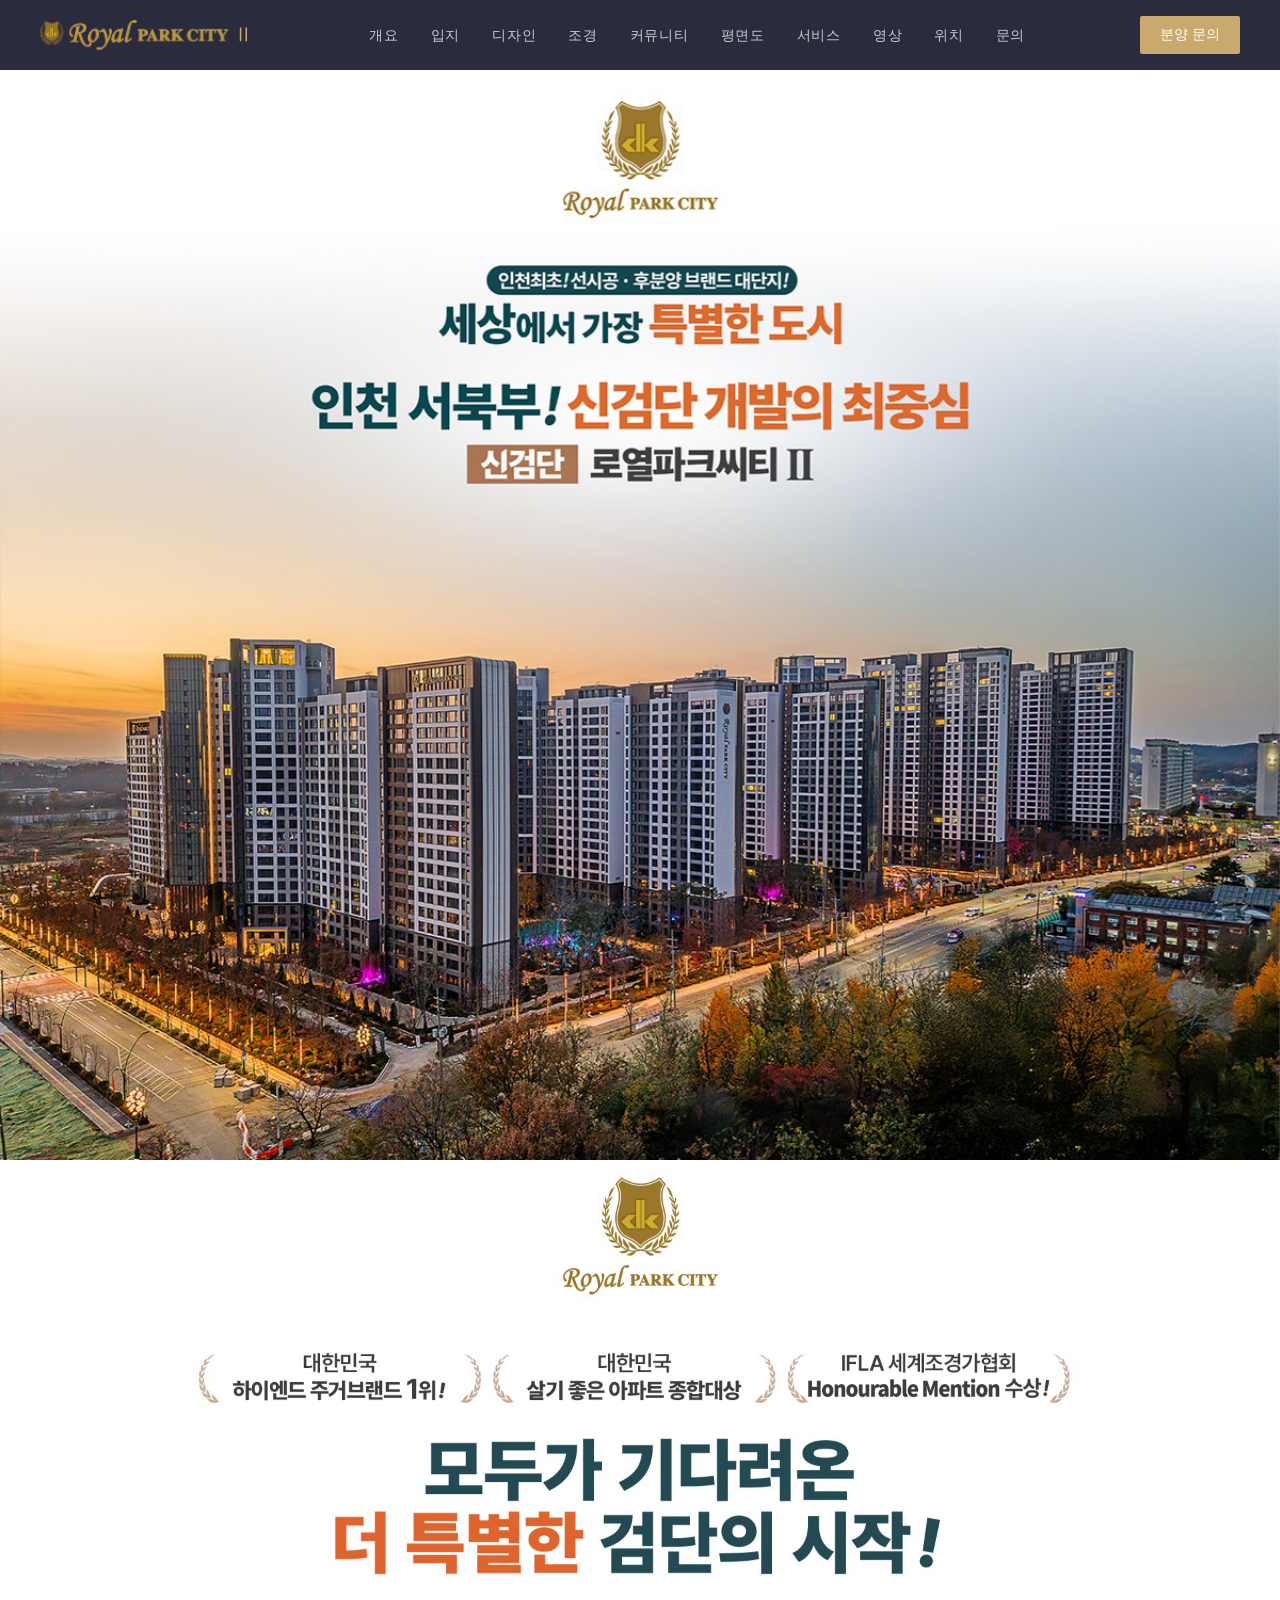
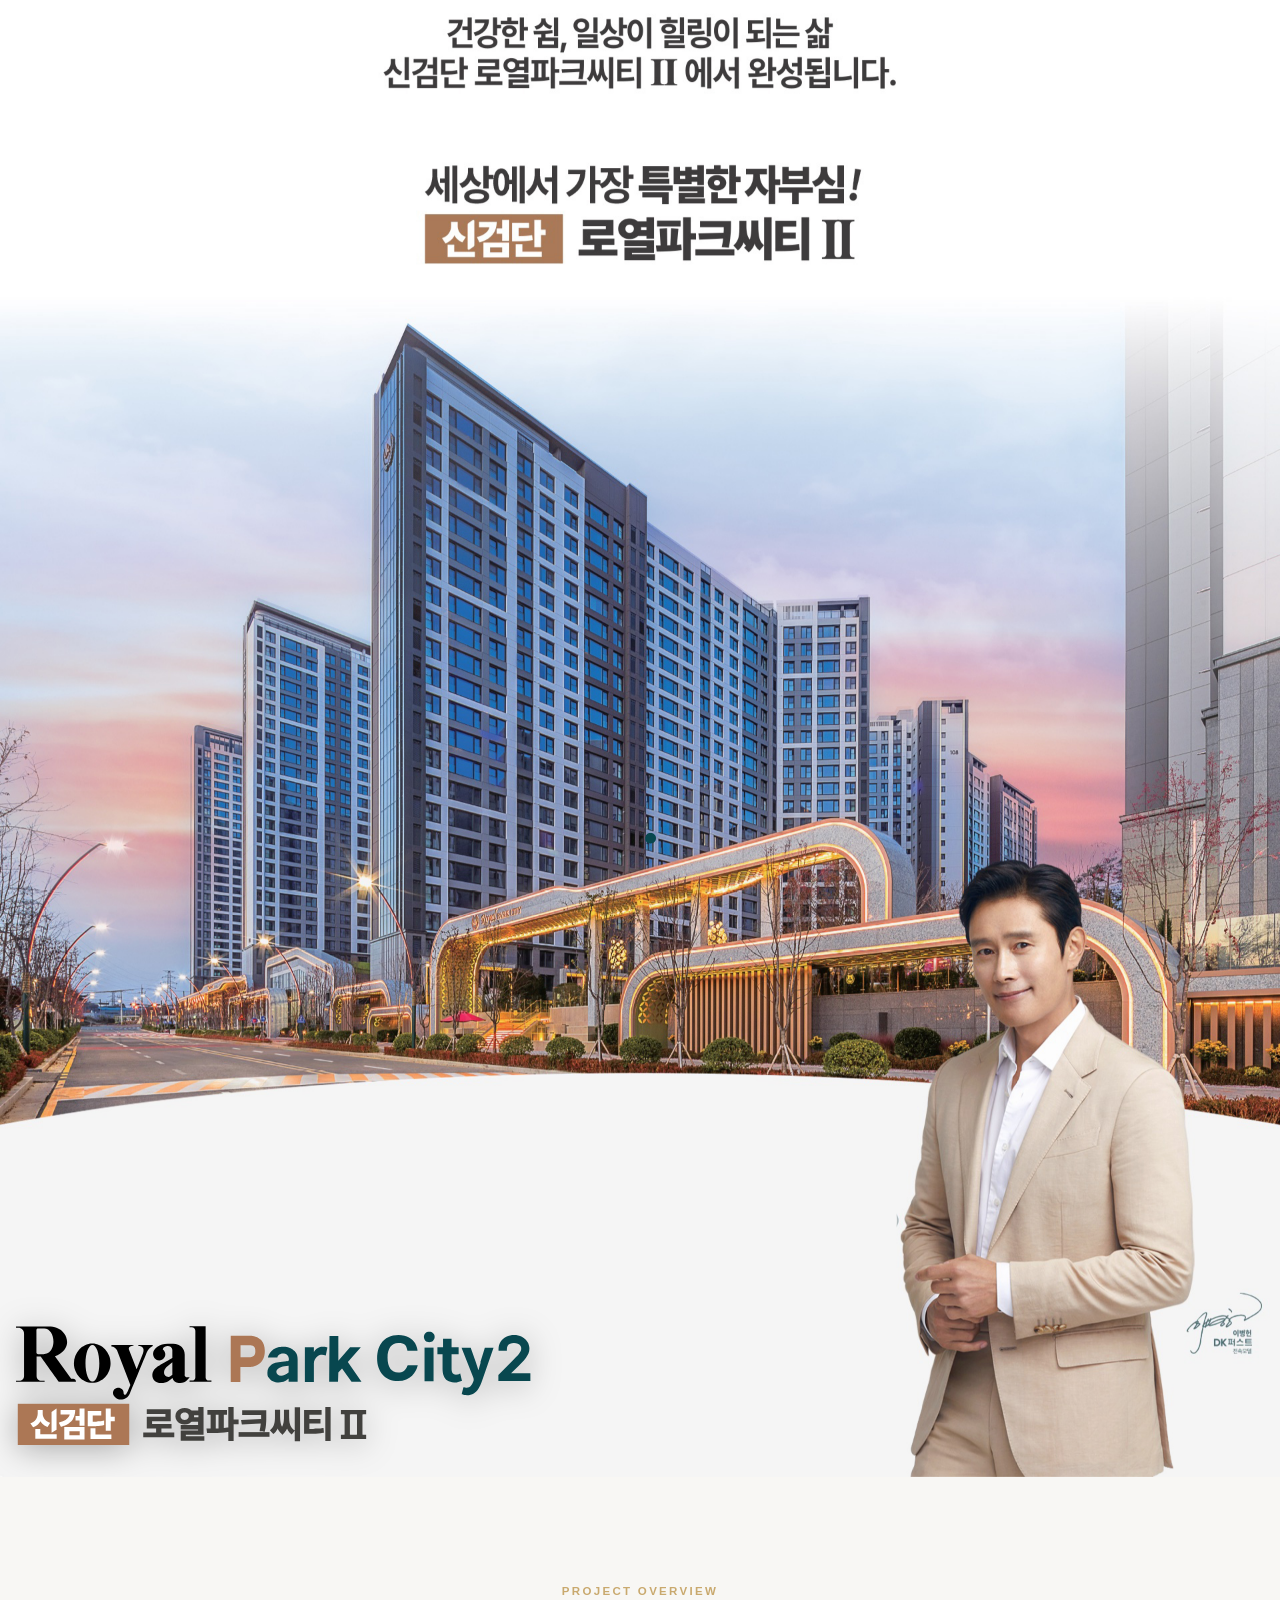
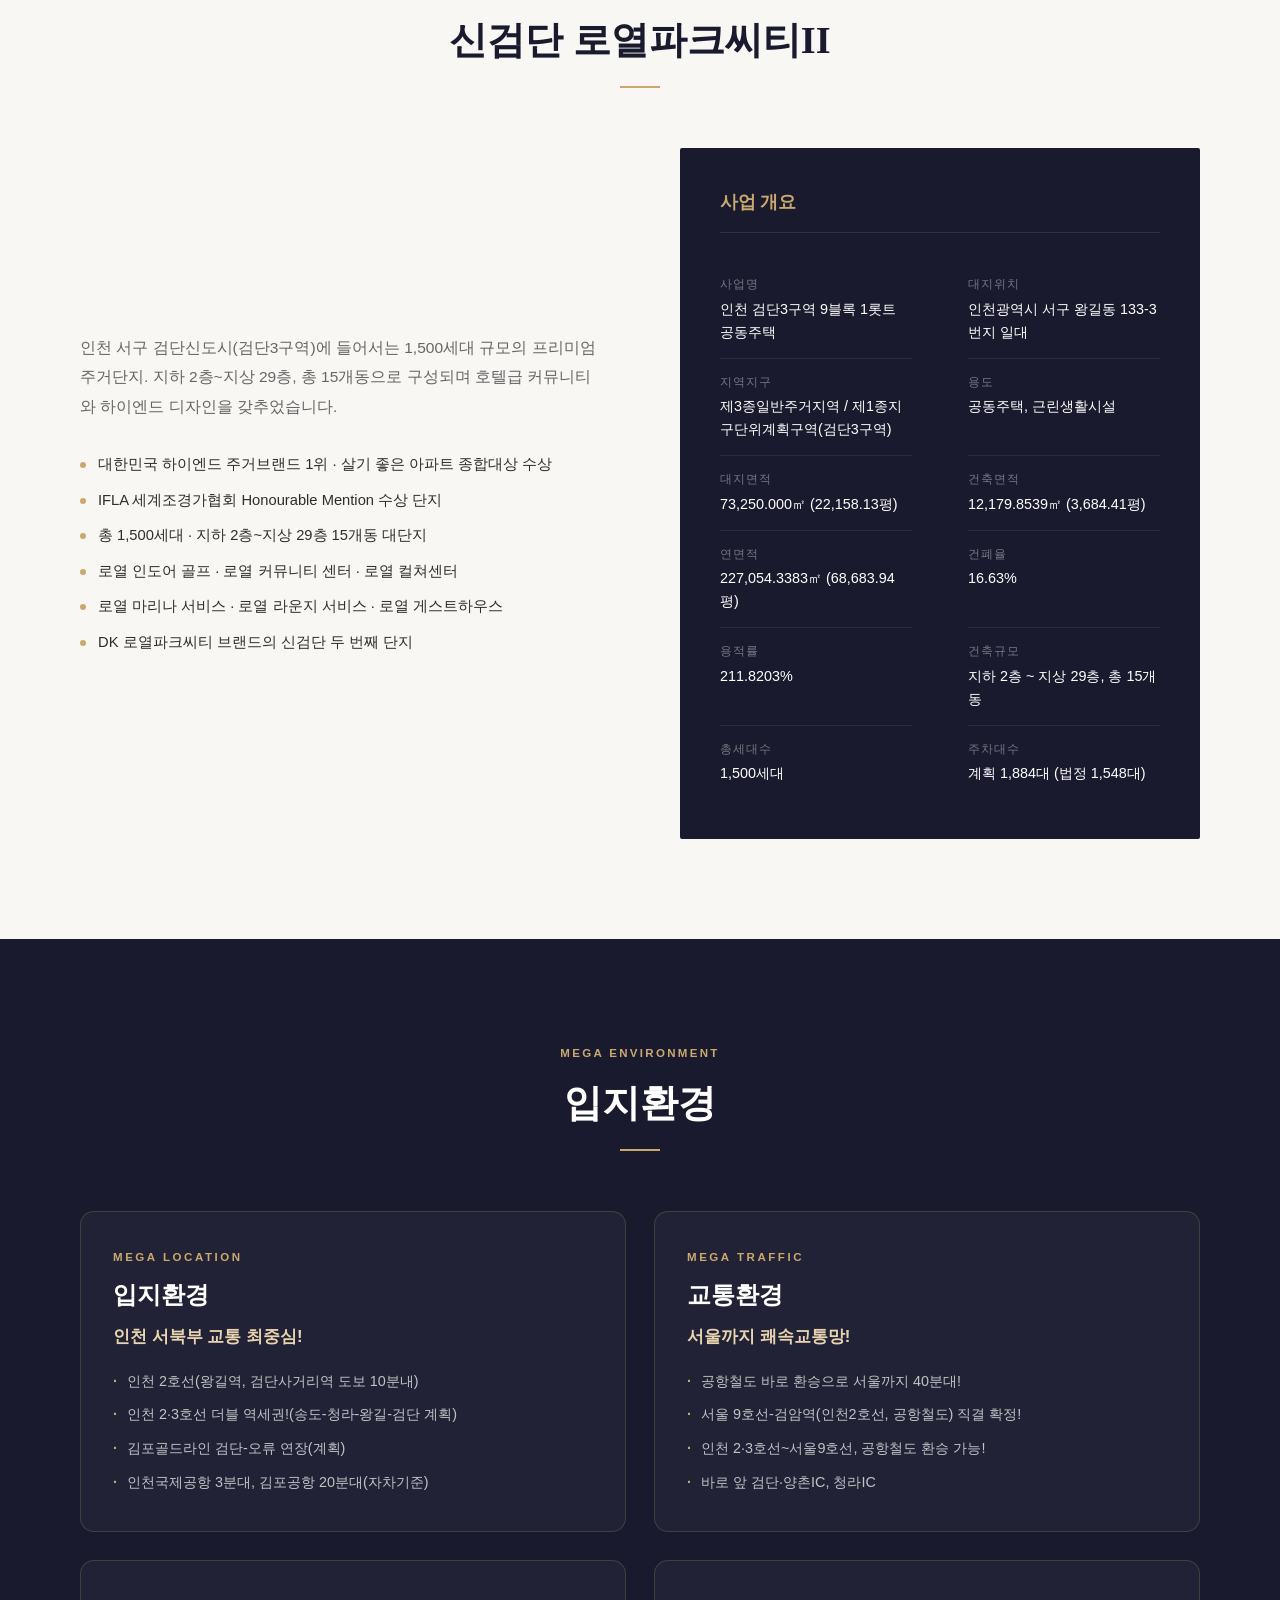
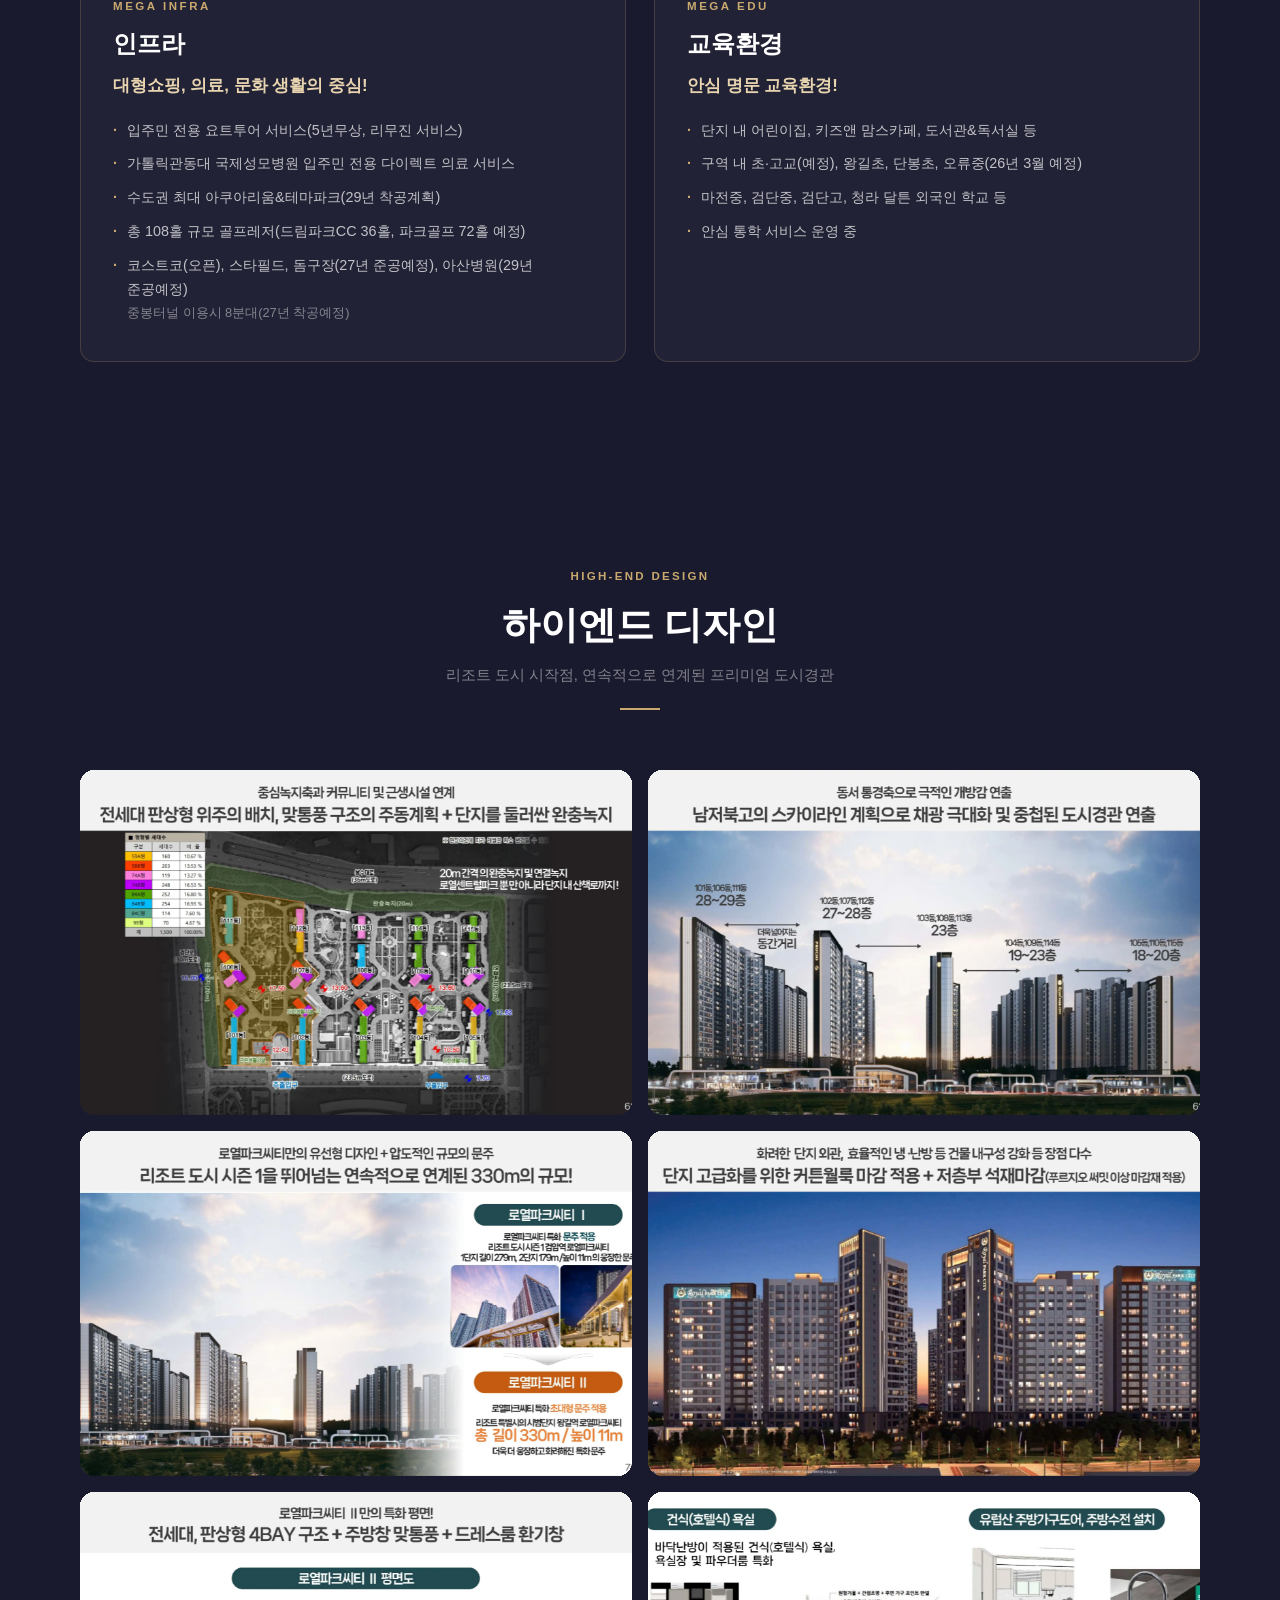
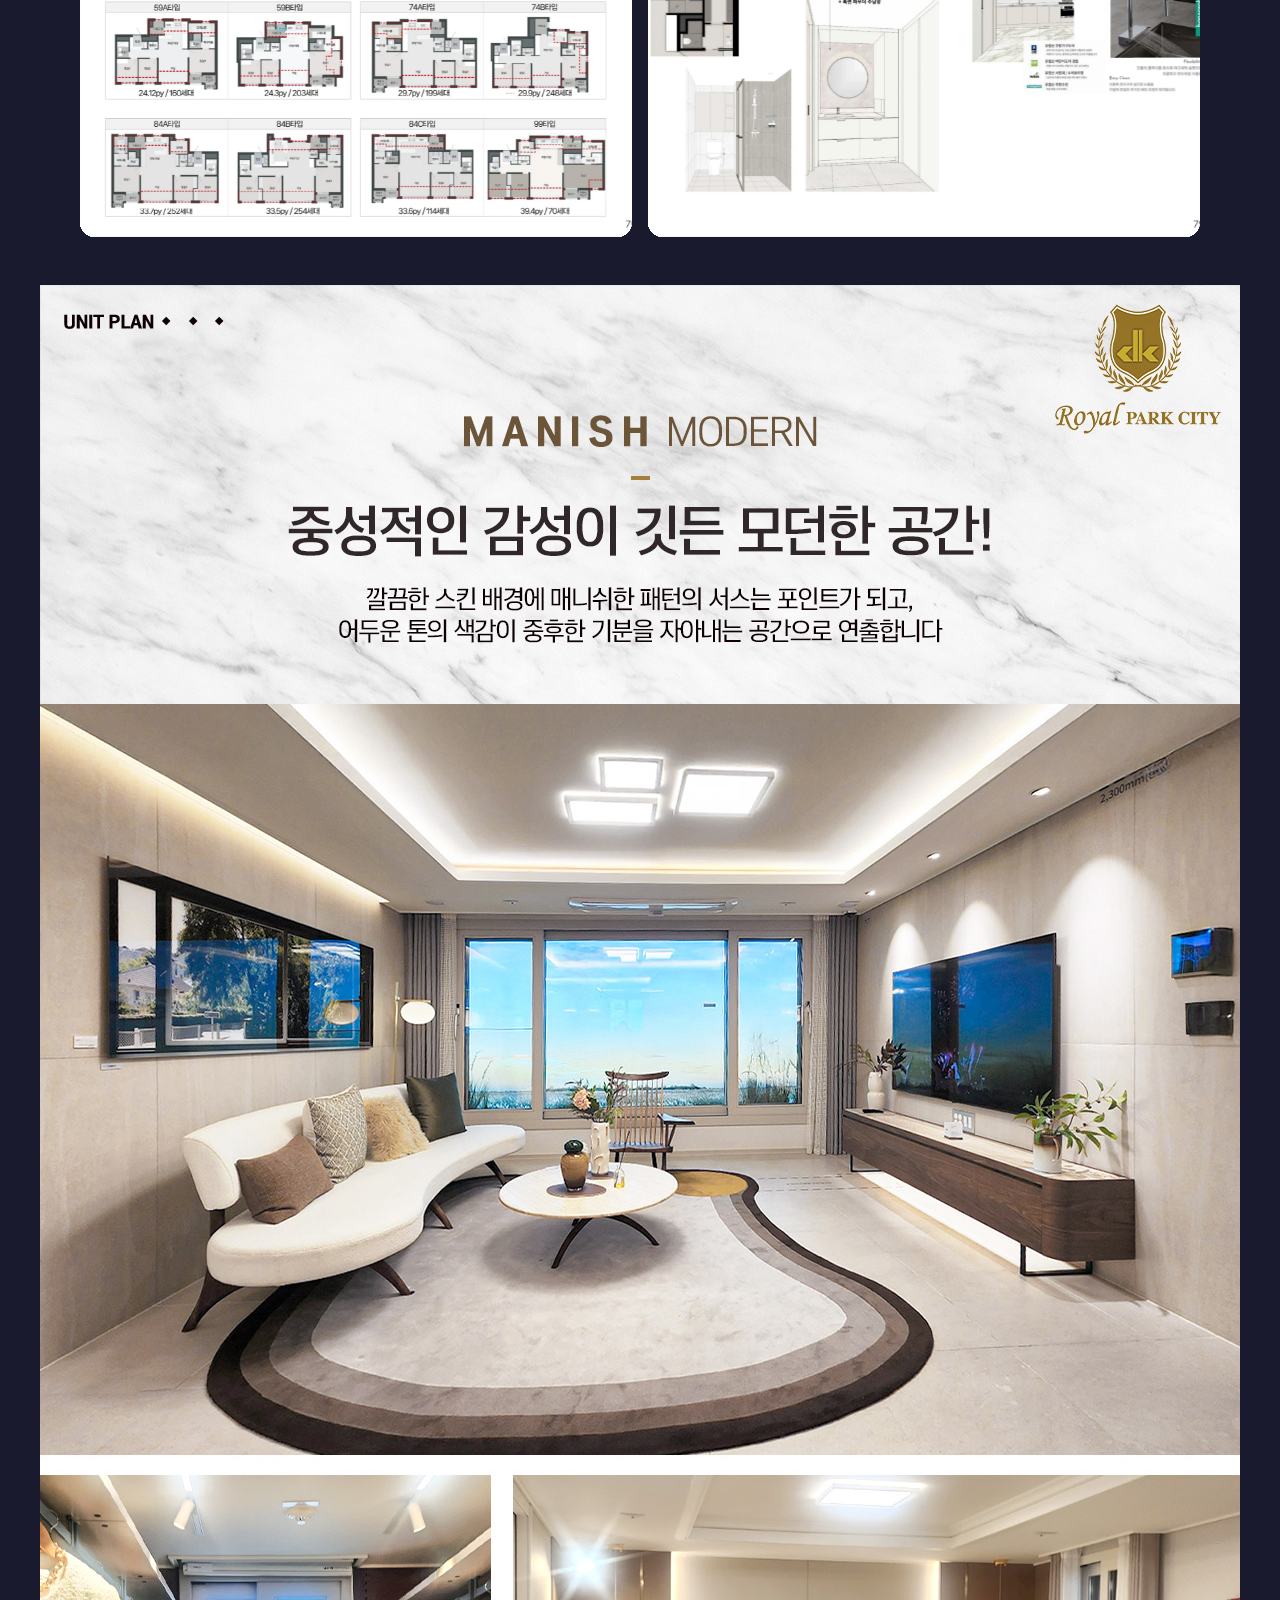
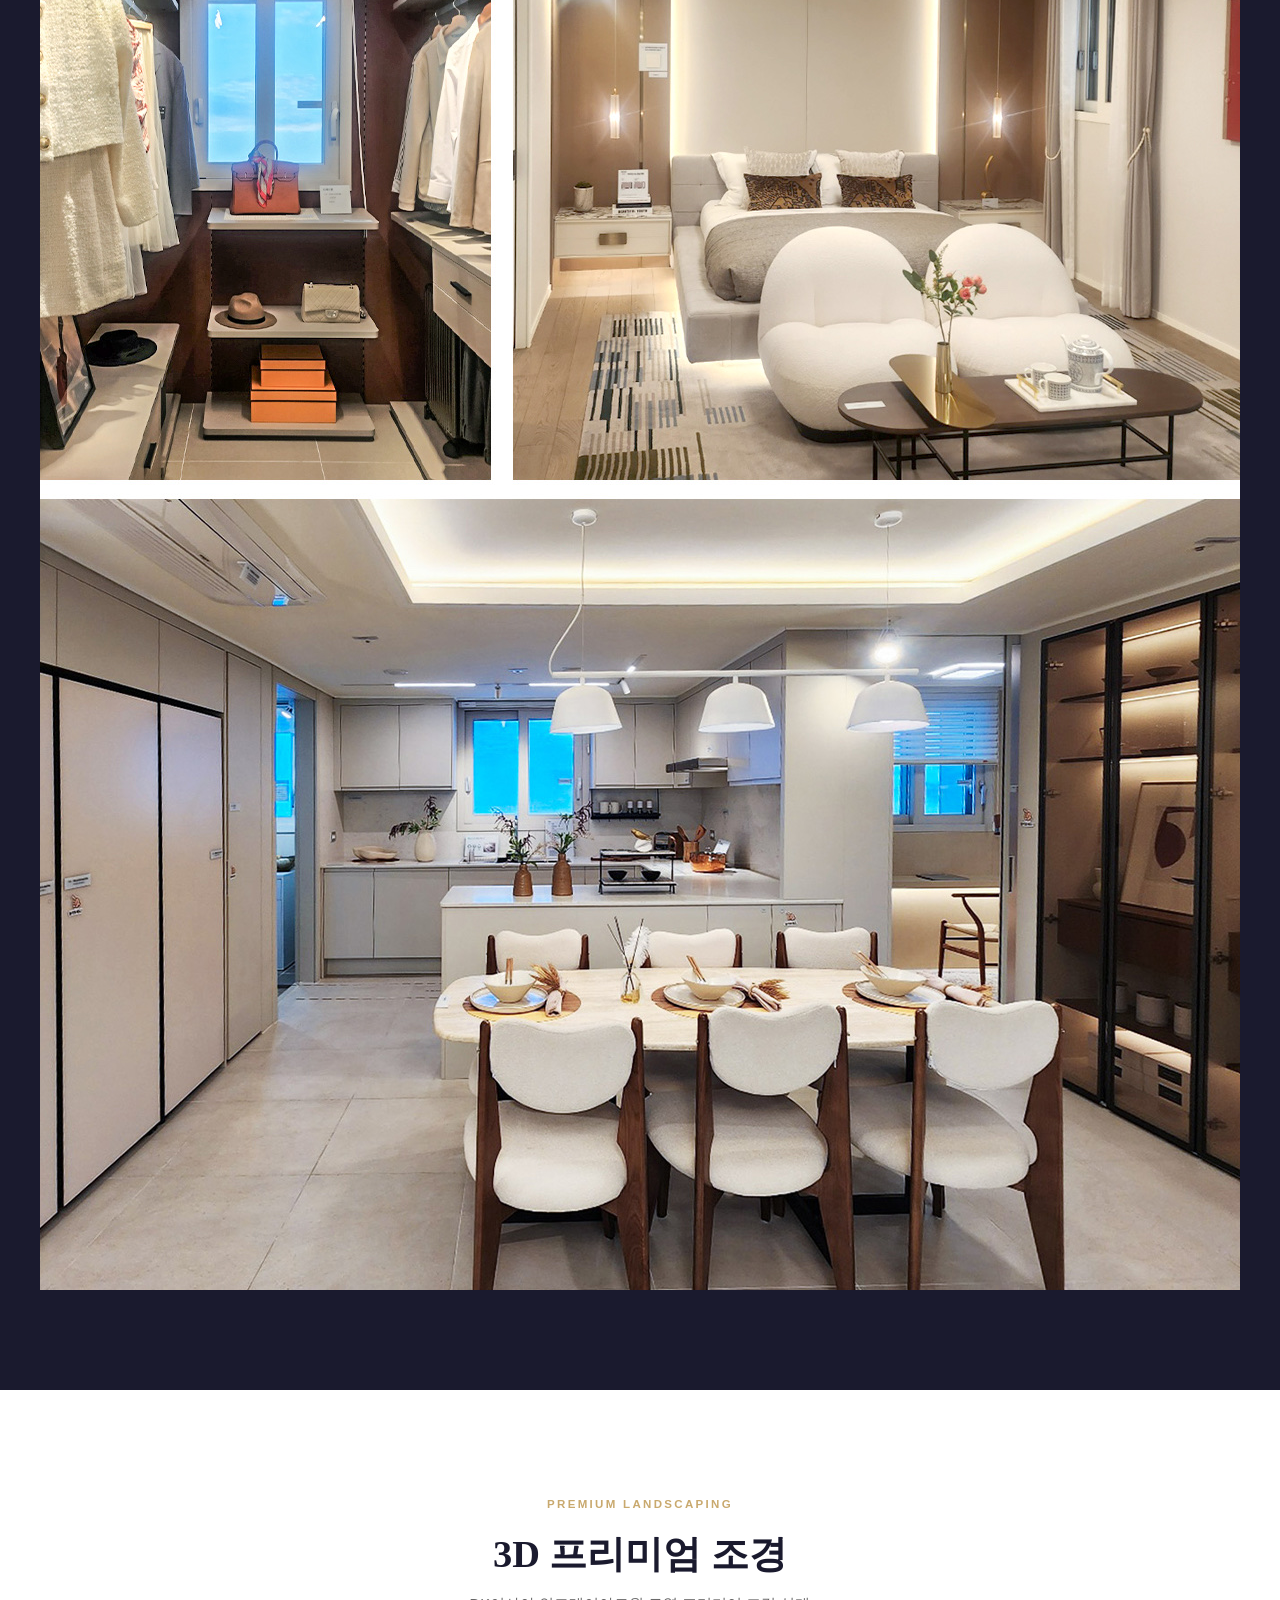
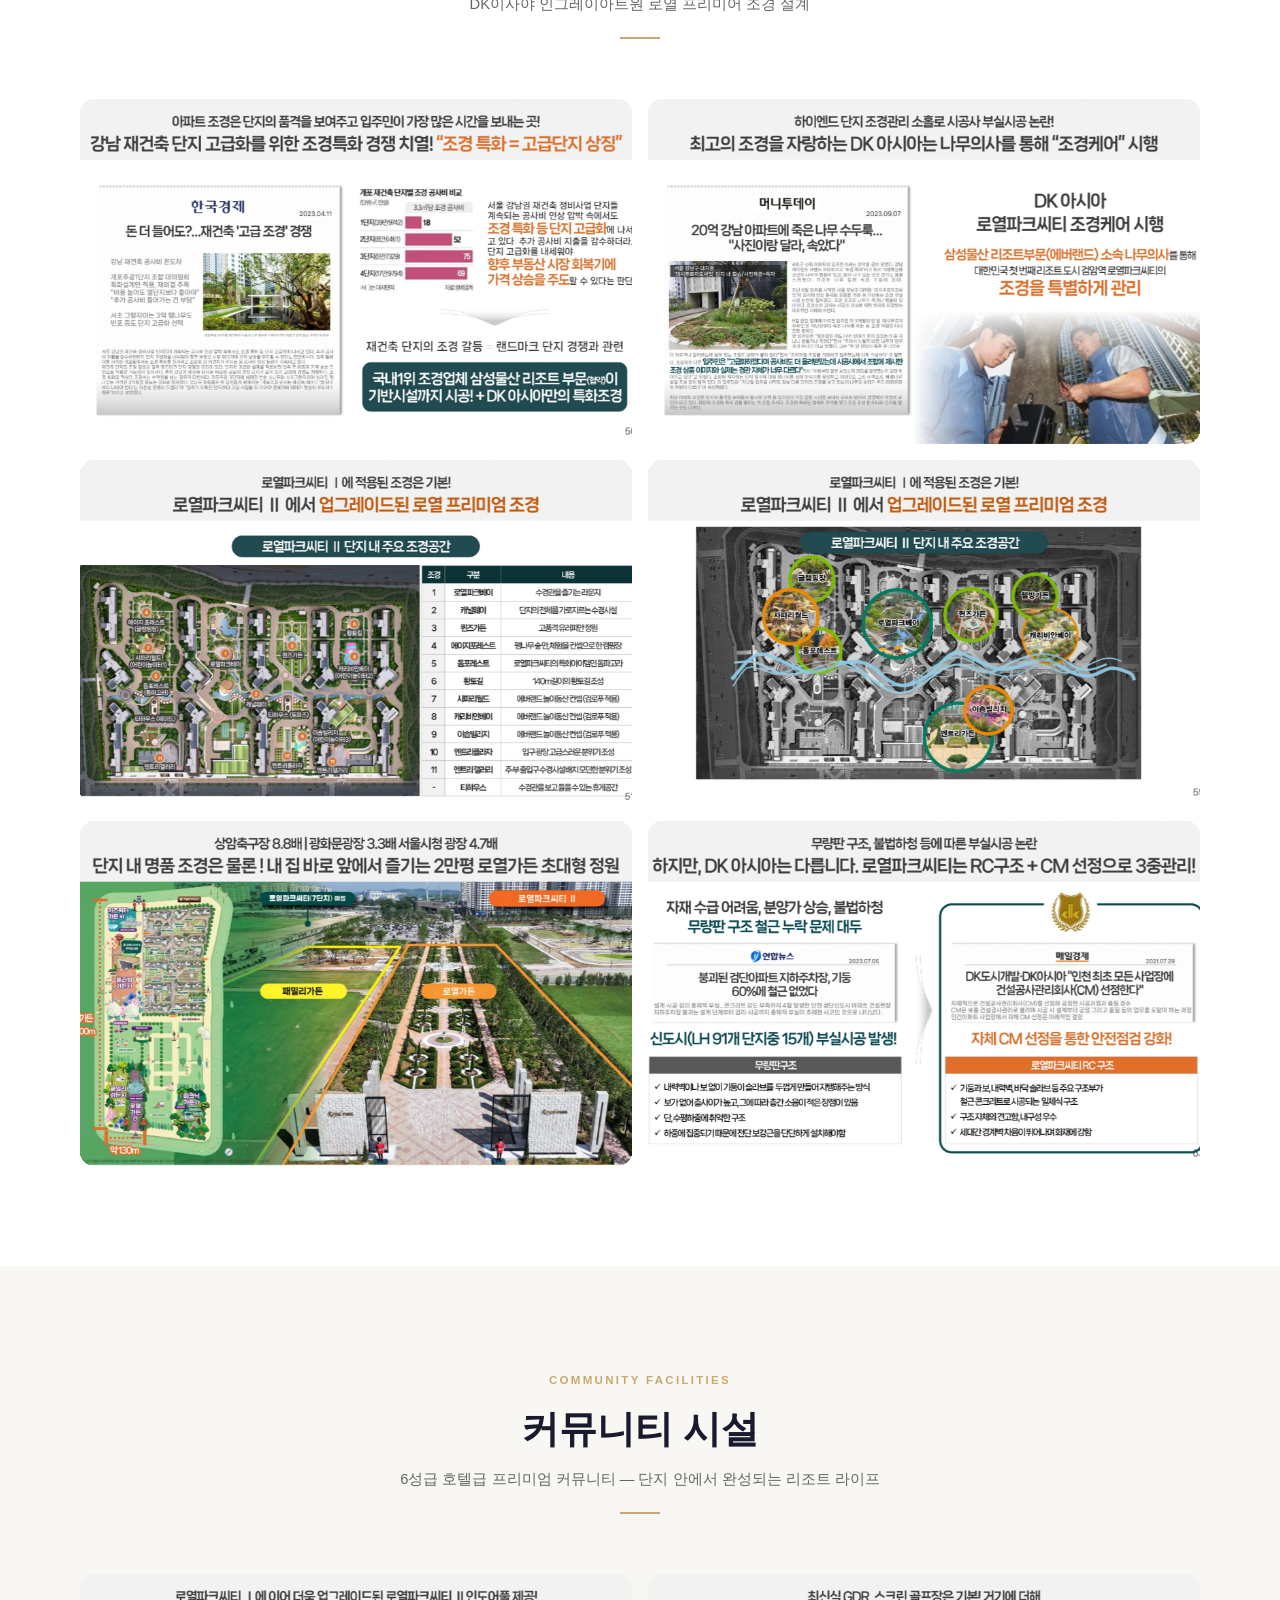
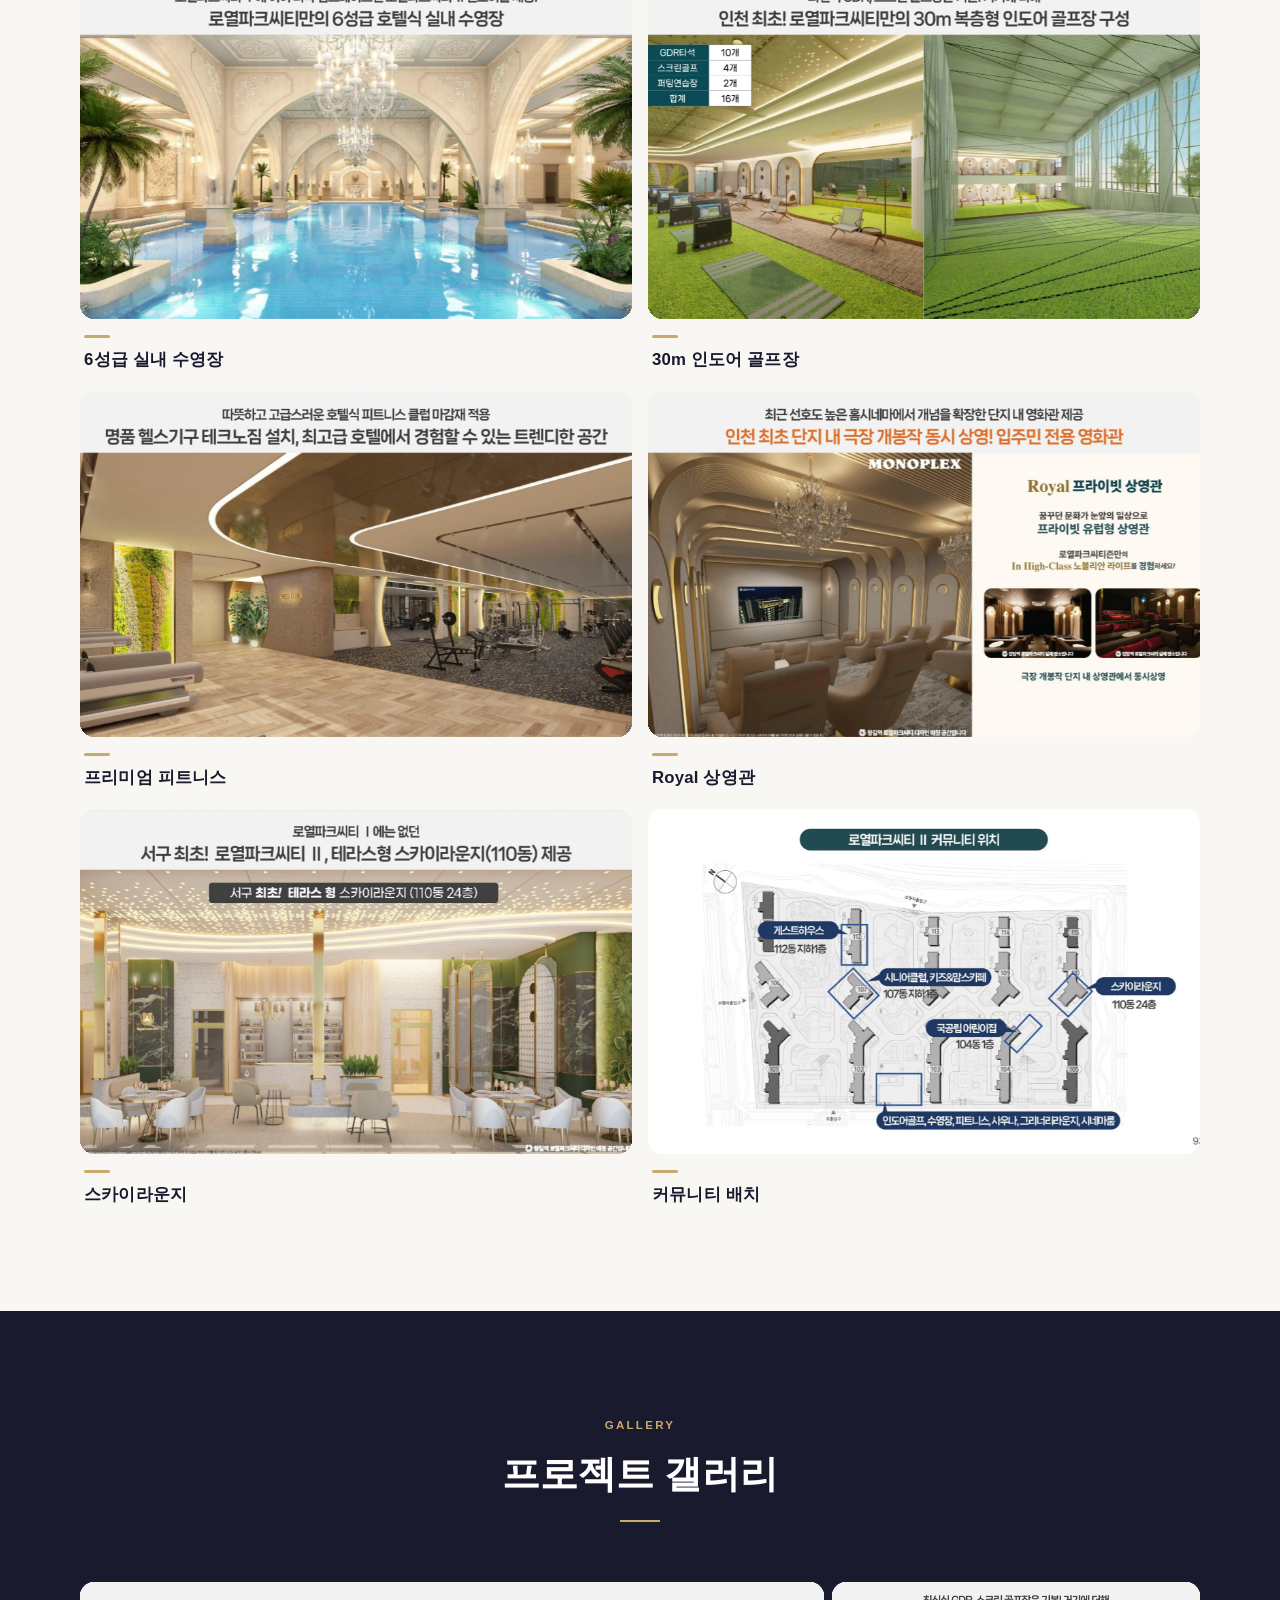
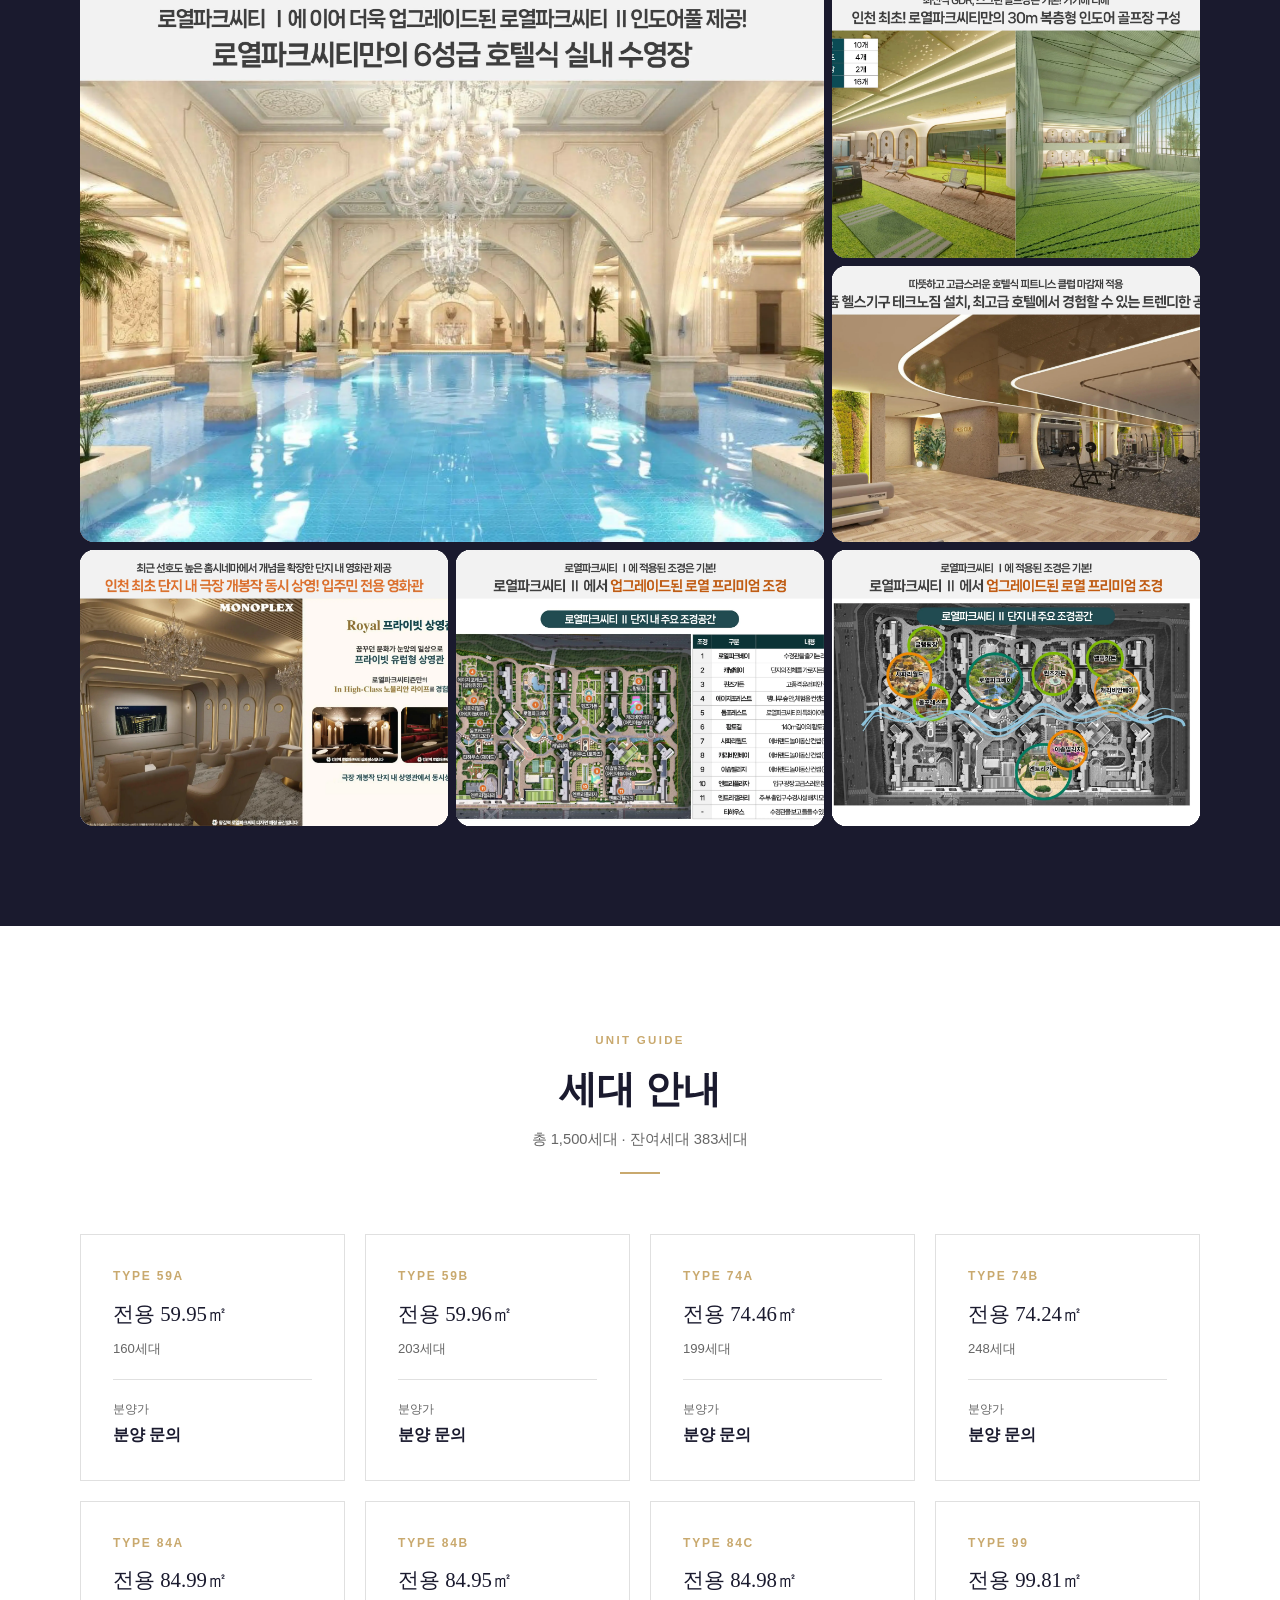
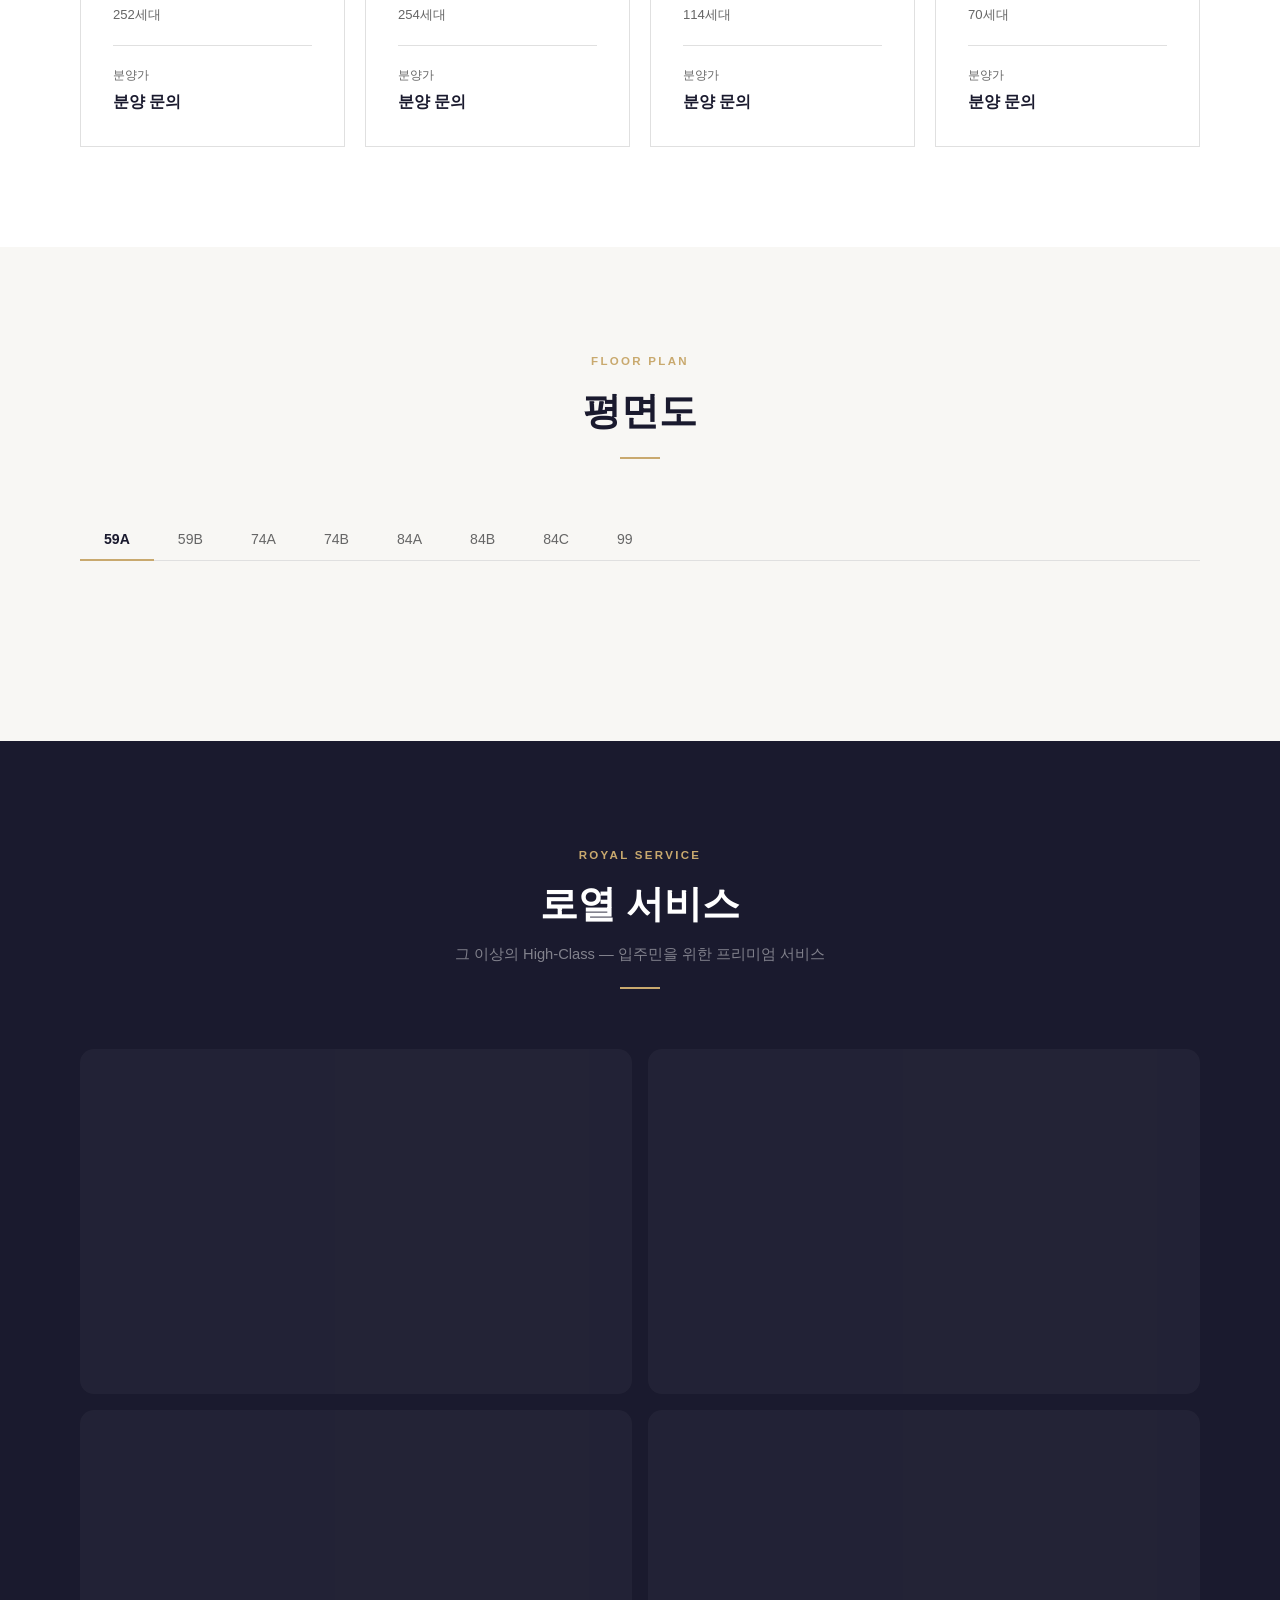
<file: index.html>
<!DOCTYPE html>
<html lang="ko">
<head>
  <meta charset="UTF-8" />
  <meta name="viewport" content="width=device-width, initial-scale=1.0" />
  <meta name="description" content="인천 신검단 로열파크씨티 Ⅱ — 대한민국 리조트 특별시. 분양 문의 010-3750-8390" />
  <title>신검단 로열파크씨티 Ⅱ</title>
  <meta property="og:type" content="website" />
  <meta property="og:title" content="신검단 로열파크씨티 Ⅱ" />
  <meta property="og:description" content="인천 신검단 로열파크씨티 Ⅱ — 대한민국 리조트 특별시. 분양 문의 010-3750-8390" />
  <meta property="og:url" content="https://hj-studio.github.io/singumdan_royalpark_city2/" />
  <meta property="og:image" content="https://hj-studio.github.io/singumdan_royalpark_city2/content/sample-property/images/reference/official/overview_official.jpg" />
  <meta property="og:locale" content="ko_KR" />
  <meta name="twitter:card" content="summary_large_image" />
  <meta name="twitter:title" content="신검단 로열파크씨티 Ⅱ" />
  <meta name="twitter:description" content="인천 신검단 로열파크씨티 Ⅱ — 대한민국 리조트 특별시. 분양 문의 010-3750-8390" />
  <meta name="twitter:image" content="https://hj-studio.github.io/singumdan_royalpark_city2/content/sample-property/images/reference/official/overview_official.jpg" />
  <link rel="preconnect" href="https://fonts.googleapis.com" />
  <link rel="preconnect" href="https://fonts.gstatic.com" crossorigin />
  <link rel="stylesheet" href="assets/css/style.css" />
</head>
<body>

  <!-- NAV -->
  <nav class="nav" id="nav">
    <a href="index.html" class="nav-logo"><img src="assets/img/rpc-logo-h.webp" alt="Royal Park City Ⅱ" class="nav-logo-img" /><span class="nav-logo-num" style="color:var(--accent)">Ⅱ</span></a>
    <div class="nav-links">
      <a href="#overview">개요</a>
      <a href="#environment">입지</a>
      <a href="#design">디자인</a>
      <a href="#landscaping">조경</a>
      <a href="#community">커뮤니티</a>
      <a href="#floorplan">평면도</a>
      <a href="#royal-service">서비스</a>
      <a href="#media">영상</a>
      <a href="#location">위치</a>
      <a href="#contact">문의</a>
    </div>
    <a href="#contact" class="nav-cta">분양 문의</a>
  </nav>

  <!-- HERO (대표 시작 이미지) -->
  <header class="hero-image">
    <img src="content/sample-property/images/reference/official/aerial_overview.jpg"
         alt="인천 서북부 신검단 개발의 최중심 — 신검단 로열파크씨티 Ⅱ" />
  </header>

  <!-- OVERVIEW OFFICIAL VISUAL (히어로와 연속, 좌우 꽉 채움) -->
  <section class="overview-visual">
    <img src="content/sample-property/images/reference/official/overview_official.jpg"
         alt="신검단 로열파크씨티 Ⅱ 사업개요" loading="lazy" />
    <img src="assets/logo_emblem.svg" alt="로열파크씨티 Ⅱ 엠블럼" class="overview-emblem" />
  </section>

  <!-- OVERVIEW -->
  <section class="section overview" id="overview">
    <div class="section-inner">
      <div class="section-header">
        <div class="section-label">Project Overview</div>
        <h2 class="section-title overview-title"></h2>
        <div class="section-divider"></div>
      </div>
      <div class="overview-grid">
        <div class="overview-text">
          <p class="overview-description"></p>
          <ul class="overview-highlights"></ul>
        </div>
        <div class="overview-specs">
          <h3>사업 개요</h3>
          <div class="spec-grid"></div>
        </div>
      </div>
    </div>
  </section>

  <!-- ENVIRONMENT -->
  <section class="section section-dark" id="environment">
    <div class="section-inner">
      <div class="section-header">
        <div class="section-label">Mega Environment</div>
        <h2 class="section-title">입지환경</h2>
        <div class="section-divider"></div>
      </div>
      <div class="env-grid">

        <div class="env-card">
          <div class="env-en">MEGA LOCATION</div>
          <h3 class="env-title">입지환경</h3>
          <p class="env-tagline">인천 서북부 교통 최중심!</p>
          <ul class="env-list">
            <li>인천 2호선(왕길역, 검단사거리역 도보 10분내)</li>
            <li>인천 2·3호선 더블 역세권!(송도-청라-왕길-검단 계획)</li>
            <li>김포골드라인 검단-오류 연장(계획)</li>
            <li>인천국제공항 3분대, 김포공항 20분대(자차기준)</li>
          </ul>
        </div>

        <div class="env-card">
          <div class="env-en">MEGA TRAFFIC</div>
          <h3 class="env-title">교통환경</h3>
          <p class="env-tagline">서울까지 쾌속교통망!</p>
          <ul class="env-list">
            <li>공항철도 바로 환승으로 서울까지 40분대!</li>
            <li>서울 9호선-검암역(인천2호선, 공항철도) 직결 확정!</li>
            <li>인천 2·3호선~서울9호선, 공항철도 환승 가능!</li>
            <li>바로 앞 검단·양촌IC, 청라IC</li>
          </ul>
        </div>

        <div class="env-card">
          <div class="env-en">MEGA INFRA</div>
          <h3 class="env-title">인프라</h3>
          <p class="env-tagline">대형쇼핑, 의료, 문화 생활의 중심!</p>
          <ul class="env-list">
            <li>입주민 전용 요트투어 서비스(5년무상, 리무진 서비스)</li>
            <li>가톨릭관동대 국제성모병원 입주민 전용 다이렉트 의료 서비스</li>
            <li>수도권 최대 아쿠아리움&테마파크(29년 착공계획)</li>
            <li>총 108홀 규모 골프레저(드림파크CC 36홀, 파크골프 72홀 예정)</li>
            <li>코스트코(오픈), 스타필드, 돔구장(27년 준공예정), 아산병원(29년 준공예정)<br><span class="env-note">중봉터널 이용시 8분대(27년 착공예정)</span></li>
          </ul>
        </div>

        <div class="env-card">
          <div class="env-en">MEGA EDU</div>
          <h3 class="env-title">교육환경</h3>
          <p class="env-tagline">안심 명문 교육환경!</p>
          <ul class="env-list">
            <li>단지 내 어린이집, 키즈앤 맘스카페, 도서관&독서실 등</li>
            <li>구역 내 초·고교(예정), 왕길초, 단봉초, 오류중(26년 3월 예정)</li>
            <li>마전중, 검단중, 검단고, 청라 달튼 외국인 학교 등</li>
            <li>안심 통학 서비스 운영 중</li>
          </ul>
        </div>

      </div>
    </div>
  </section>

  <!-- DESIGN -->
  <section class="section section-dark" id="design">
    <div class="section-inner">
      <div class="section-header">
        <div class="section-label">High-End Design</div>
        <h2 class="section-title design-title"></h2>
        <p class="section-subtitle design-subtitle"></p>
        <div class="section-divider"></div>
      </div>
      <div class="img-scroll-grid design-grid"></div>
    </div>
    <img class="feature-img-center"
         src="content/sample-property/images/reference/official/interior_manish.jpg"
         alt="MANISH MODERN 인테리어 — 모던한 하이엔드 주거공간" loading="lazy" />
  </section>

  <!-- LANDSCAPING -->
  <section class="section" id="landscaping">
    <div class="section-inner">
      <div class="section-header">
        <div class="section-label">Premium Landscaping</div>
        <h2 class="section-title landscaping-title"></h2>
        <p class="section-subtitle landscaping-subtitle"></p>
        <div class="section-divider"></div>
      </div>
      <div class="img-scroll-grid landscaping-grid"></div>
    </div>
  </section>

  <!-- COMMUNITY -->
  <section class="section overview" id="community">
    <div class="section-inner">
      <div class="section-header">
        <div class="section-label">Community Facilities</div>
        <h2 class="section-title community-title"></h2>
        <p class="section-subtitle community-subtitle"></p>
        <div class="section-divider"></div>
      </div>
      <div class="community-grid"></div>
    </div>
  </section>

  <!-- GALLERY -->
  <section class="section section-dark" id="gallery">
    <div class="section-inner">
      <div class="section-header">
        <div class="section-label">Gallery</div>
        <h2 class="section-title">프로젝트 갤러리</h2>
        <div class="section-divider"></div>
      </div>
      <div class="gallery-grid"></div>
    </div>
  </section>

  <!-- UNITS -->
  <section class="section" id="units">
    <div class="section-inner">
      <div class="section-header">
        <div class="section-label">Unit Guide</div>
        <h2 class="section-title">세대 안내</h2>
        <p class="section-subtitle units-note"></p>
        <div class="section-divider"></div>
      </div>
      <div class="units-grid"></div>
    </div>
  </section>

  <!-- FLOORPLAN -->
  <section class="section overview" id="floorplan">
    <div class="section-inner">
      <div class="section-header">
        <div class="section-label">Floor Plan</div>
        <h2 class="section-title">평면도</h2>
        <div class="section-divider"></div>
      </div>
      <div class="floorplan-tabs"></div>
      <div class="floorplan-contents"></div>
    </div>
  </section>

  <!-- ROYAL SERVICE -->
  <section class="section section-dark" id="royal-service">
    <div class="section-inner">
      <div class="section-header">
        <div class="section-label">Royal Service</div>
        <h2 class="section-title royal-service-title"></h2>
        <p class="section-subtitle royal-service-subtitle"></p>
        <div class="section-divider"></div>
      </div>
      <div class="img-scroll-grid royal-service-grid"></div>
    </div>
  </section>

  <!-- MEDIA / VIDEO -->
  <section class="section section-dark" id="media">
    <div class="section-inner">
      <div class="section-header">
        <div class="section-label">Media</div>
        <h2 class="section-title">단지 영상</h2>
        <div class="section-divider"></div>
      </div>
      <div class="video-grid"></div>
    </div>
  </section>

  <!-- AWARD -->
  <section class="section award-visual section-dark" id="award">
    <img class="feature-img-center"
         src="content/sample-property/images/reference/official/brand_award.jpg"
         alt="Royal Park City Award — 5세대 하이엔드 리조트 도시브랜드 수상 연혁" loading="lazy" />
  </section>

  <!-- BENEFIT (분양 혜택) -->
  <section class="section benefit" id="benefit">
    <div class="section-inner">
      <div class="benefit-card">
        <div class="benefit-tag">신생아 특례대출</div>
        <h2 class="benefit-title">아이의 첫 보금자리, 정책 혜택으로 준비하세요</h2>
        <p class="benefit-desc">신생아 특례대출은 출산 가구를 대상으로 저금리와 높은 한도를 지원하는 정책으로, 현재 <strong>2027년 12월 31일까지</strong> 운영 예정입니다. 특히 현재 일부 잔여 세대는 <strong>4억 원대 분양가</strong>로 공급되고 있어 정책 혜택 활용 가능성이 높습니다.</p>
        <p class="benefit-desc">내 집 마련이 쉽지 않은 시대, 아이의 첫 보금자리를 준비하는 가정에게 신검단 로열파크씨티 Ⅱ는 단순한 주거공간을 넘어 미래를 설계하는 선택지가 될 수 있습니다.</p>
      </div>
    </div>
  </section>

  <!-- LOCATION -->
  <section class="section" id="location">
    <div class="section-inner">
      <div class="section-header">
        <div class="section-label">Location</div>
        <h2 class="section-title">홍보관 위치안내</h2>
        <div class="section-divider"></div>
      </div>
      <div class="location-imgs"></div>

      <div class="location-detail">
        <div class="location-detail-item">
          <span class="location-detail-label">주택전시관</span>
          <span class="location-detail-value">DK아시아 마곡 홍보관</span>
        </div>
        <div class="location-detail-item">
          <span class="location-detail-label">주소</span>
          <span class="location-detail-value">서울 강서구 마곡동 774-3 센테니아빌딩 1층 125호</span>
        </div>
        <div class="location-detail-item">
          <span class="location-detail-label">지하철</span>
          <span class="location-detail-value">5호선 마곡역 3번 출구 · 발산역 9번 출구 (공항대로변)</span>
        </div>
        <div class="location-detail-item">
          <span class="location-detail-label">인근</span>
          <span class="location-detail-value">이대서울병원 · LG사이언스파크 마곡</span>
        </div>
        <a class="location-map-btn" href="https://naver.me/xGmpCSmo" target="_blank" rel="noopener">네이버 지도보기 →</a>
      </div>
    </div>
  </section>

  <!-- CONTACT -->
  <section class="section contact" id="contact">
    <div class="section-inner">
      <div class="section-header">
        <div class="section-label">Contact</div>
        <h2 class="section-title">분양 문의</h2>
        <div class="section-divider"></div>
      </div>
      <div class="contact-grid">
        <div class="contact-info">
          <div class="contact-item">
            <strong>대표전화</strong>
            <div class="contact-phone"></div>
          </div>
          <div class="contact-item">
            <strong>상담시간</strong>
            <span class="contact-hours"></span>
          </div>
          <div class="contact-item">
            <strong>홍보관</strong>
            <span class="contact-showroom"></span>
          </div>
        </div>
        <!-- 온라인 문의 (임시 비활성화)
        <div class="contact-form-wrap">
          <div class="contact-form-title">온라인 문의</div>
          <form id="contact-form">
            <div class="form-group">
              <input type="text" name="name" placeholder="성함" required />
            </div>
            <div class="form-group">
              <input type="tel" name="phone" placeholder="연락처 (010-0000-0000)" required />
            </div>
            <div class="form-group">
              <select id="unit-select" name="unitType">
                <option value="">관심 타입 선택</option>
              </select>
            </div>
            <div class="form-group">
              <textarea name="message" placeholder="문의 내용을 입력해 주세요"></textarea>
            </div>
            <button type="submit" class="form-submit">문의 보내기</button>
          </form>
        </div>
        -->
      </div>
    </div>
  </section>

  <!-- LEGAL INFO -->
  <section class="legal-info">
    <div class="legal-inner">

      <div class="legal-logos">
        <img src="assets/logo_companies_1.svg" alt="회사 로고 1" class="legal-logos-img">
        <img src="assets/logo_companies_2.svg" alt="회사 로고 2" class="legal-logos-img">
      </div>


<div class="legal-brand">
        <p class="property-name"></p>
      </div>

<ul class="legal-notices">
        <li>※ 본 홈페이지에 기재된 개발 및 교통 계획에 대한 사항은 추후 관계기관의 사정에 따라 변경 또는 취소될 수 있으며, 이는 당사와 무관합니다.</li>
        <li>※ 본 홈페이지에 기재된 인천 3호선 '계획'은 24년 12월 23일 인천시 공청회에서 발표된 도시철도망 구축계획이며, 추진계획에 따라 변경 또는 취소될 수 있습니다. 자세한 사항은 해당기관에 문의하시기 바랍니다.</li>
        <li>※ 상기 표기된 '신검단'은 공식 지역 명칭은 아니며, 인천광역시 제물포구·영종구 및 검단구 설치 등에 관한 법률[시행 2026. 7. 1]에 따라 검단구 분리 내용을 반영한 것으로 소비자의 이해를 돕기 위해 표현된 명칭입니다.</li>
        <li>※ 본 웹사이트에 표기된 '인천 최초! 선사공·후분양 브랜드 대단지'의 기준은 23년 분양 시점 1500세대 이상 후분양 단지 규모 기준으로 표현하였습니다.</li>
        <li>※ 본 웹사이트에 기재된 '총 22,333 세대 대한민국 리조트 특별시'는 2단계 사업지 전체 규모를 표현하기 위해 기재되었으며, 향후 인허가 및 사업추진 과정 등 관련 절차에 따라 구체적인 사업내용에 따른 세대수 및 배치도 등의 내용이 변경, 지연 또는 취소될 수 있습니다.</li>
        <li>※ 본 웹게이트에 사용된 금행시간은 금행이시 운행시간을 참고하였으며, 실제 운행상황 및 개인에 따라 차이가 있을 수 있습니다.</li>
        <li>※ 본 웹사이트에 사용된 이미지는 소비자의 이해를 돕기 위해 신검단 로열파크씨티 Ⅱ 실제를 반영한 것으로 입주자대표위원회 또는 관리사무소 등 현장 상황에 따라 사진과 다를 수 있습니다.</li>
        <li>※ 본 웹사이트에 사용된 CG 및 이미지컷은 소비자의 이해를 돕기 위한 것으로 향후 인·허가 및 시공과정상 변경·지연·취소 될 수 있습니다. ※ 본 웹사이트에 기재된 커뮤니티 오픈 일정은 입주자대표위원회 또는 관리사무소 등 현장 상황에 따라 연기 또는 취소될 수 있으니, 자세한 사항은 계약 전 반드시 확인하시기 바랍니다. ※ 본 웹사이트는 소비자의 이해를 돕기 위해 제작된 내용으로 실제와 차이가 있으며, 제작 및 인쇄 과정상 오탈자가 있을 수 있습니다.</li>
      </ul>

    </div>
  </section>

  <!-- FOOTER -->
  <footer class="footer">
    <p style="margin-top:8px">© 2026 HJ Studio. All rights reserved.</p>
  </footer>

  <!-- CALL POPUP -->
  <div id="call-popup" class="call-popup">
    <div class="call-popup-box">
      <div class="call-popup-label">전화 연결</div>
      <div class="call-popup-number" id="call-popup-number"></div>
      <div class="call-popup-actions">
        <button class="call-popup-cancel" id="call-popup-cancel">취소</button>
        <a class="call-popup-confirm" id="call-popup-confirm" href="#">연결하기</a>
      </div>
    </div>
  </div>

  <!-- LIGHTBOX -->
  <div id="lightbox" class="lightbox">
    <button id="lb-close" class="lightbox-close">✕</button>
    <button id="lb-prev" class="lightbox-prev">❮</button>
    <img id="lb-img" class="lightbox-img" alt="이미지" />
    <button id="lb-next" class="lightbox-next">❯</button>
  </div>

  <script src="assets/js/property.js"></script>
</body>
</html>
</file>
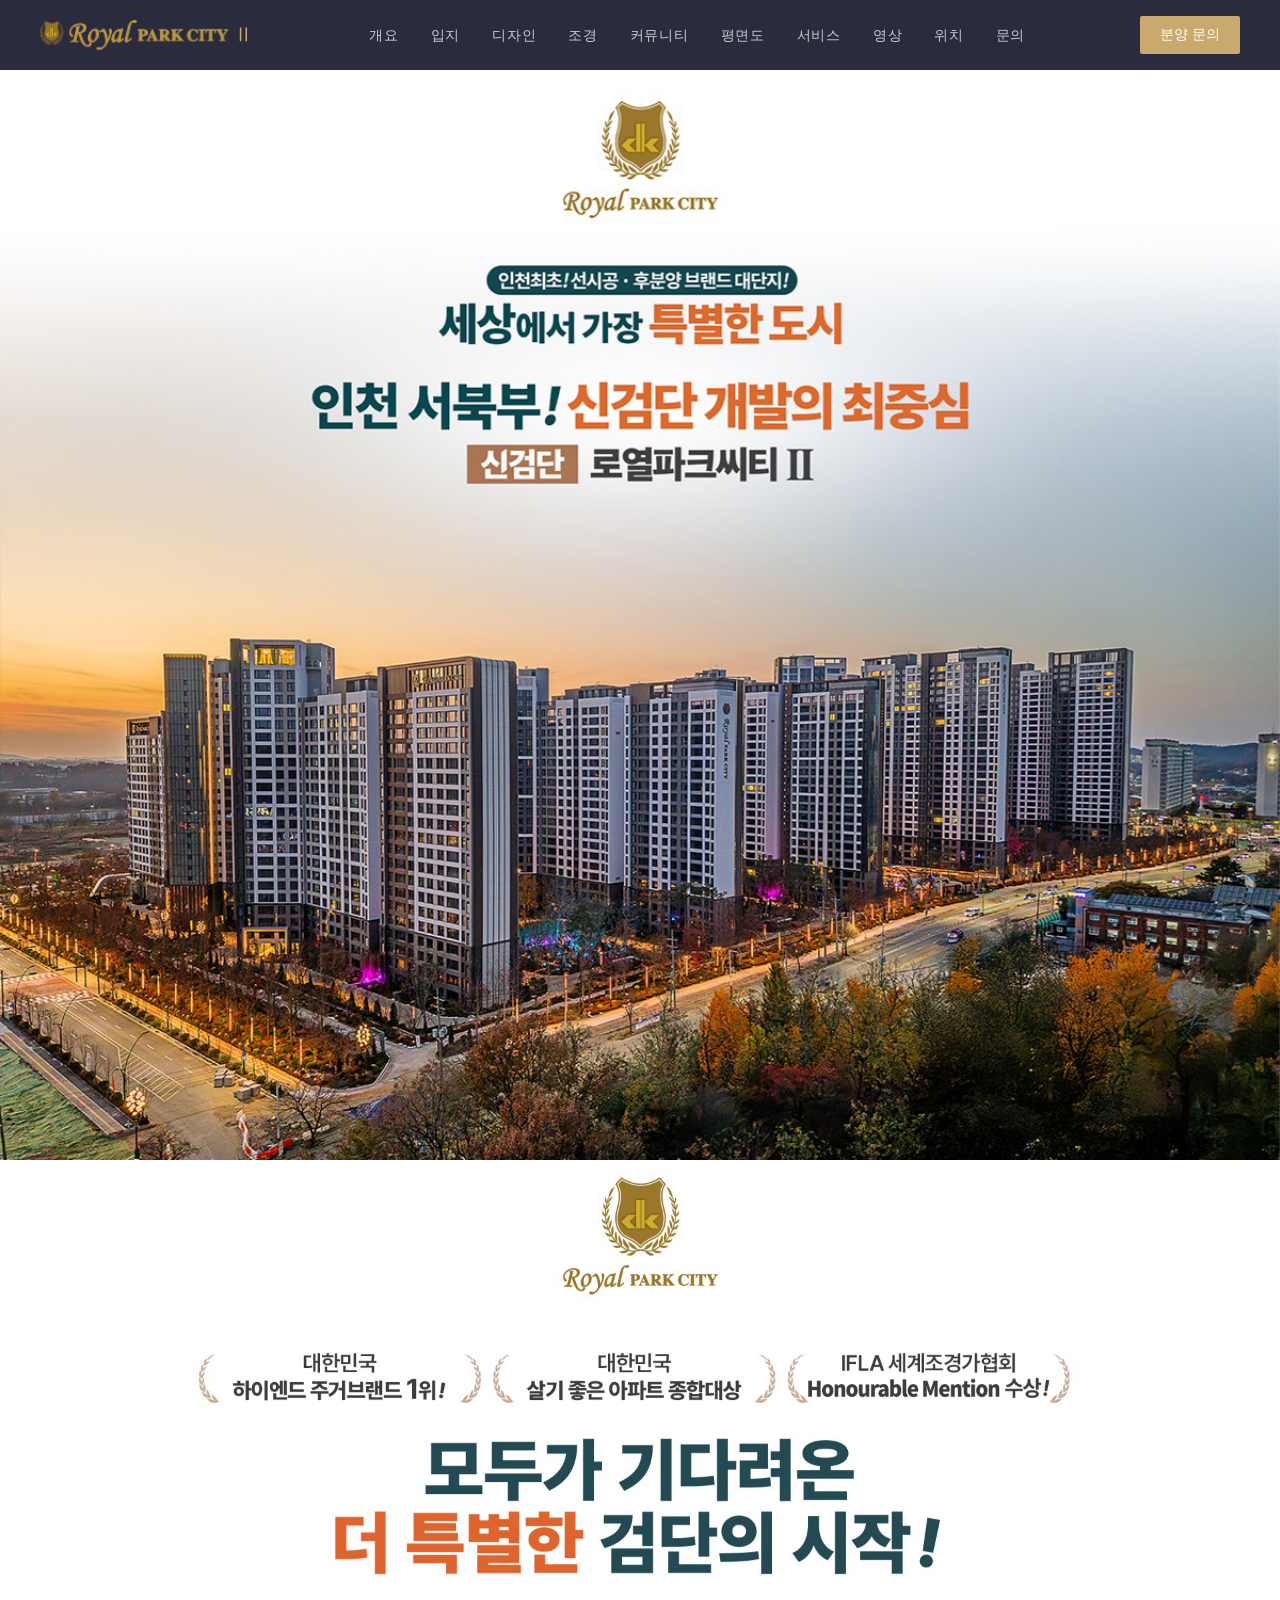
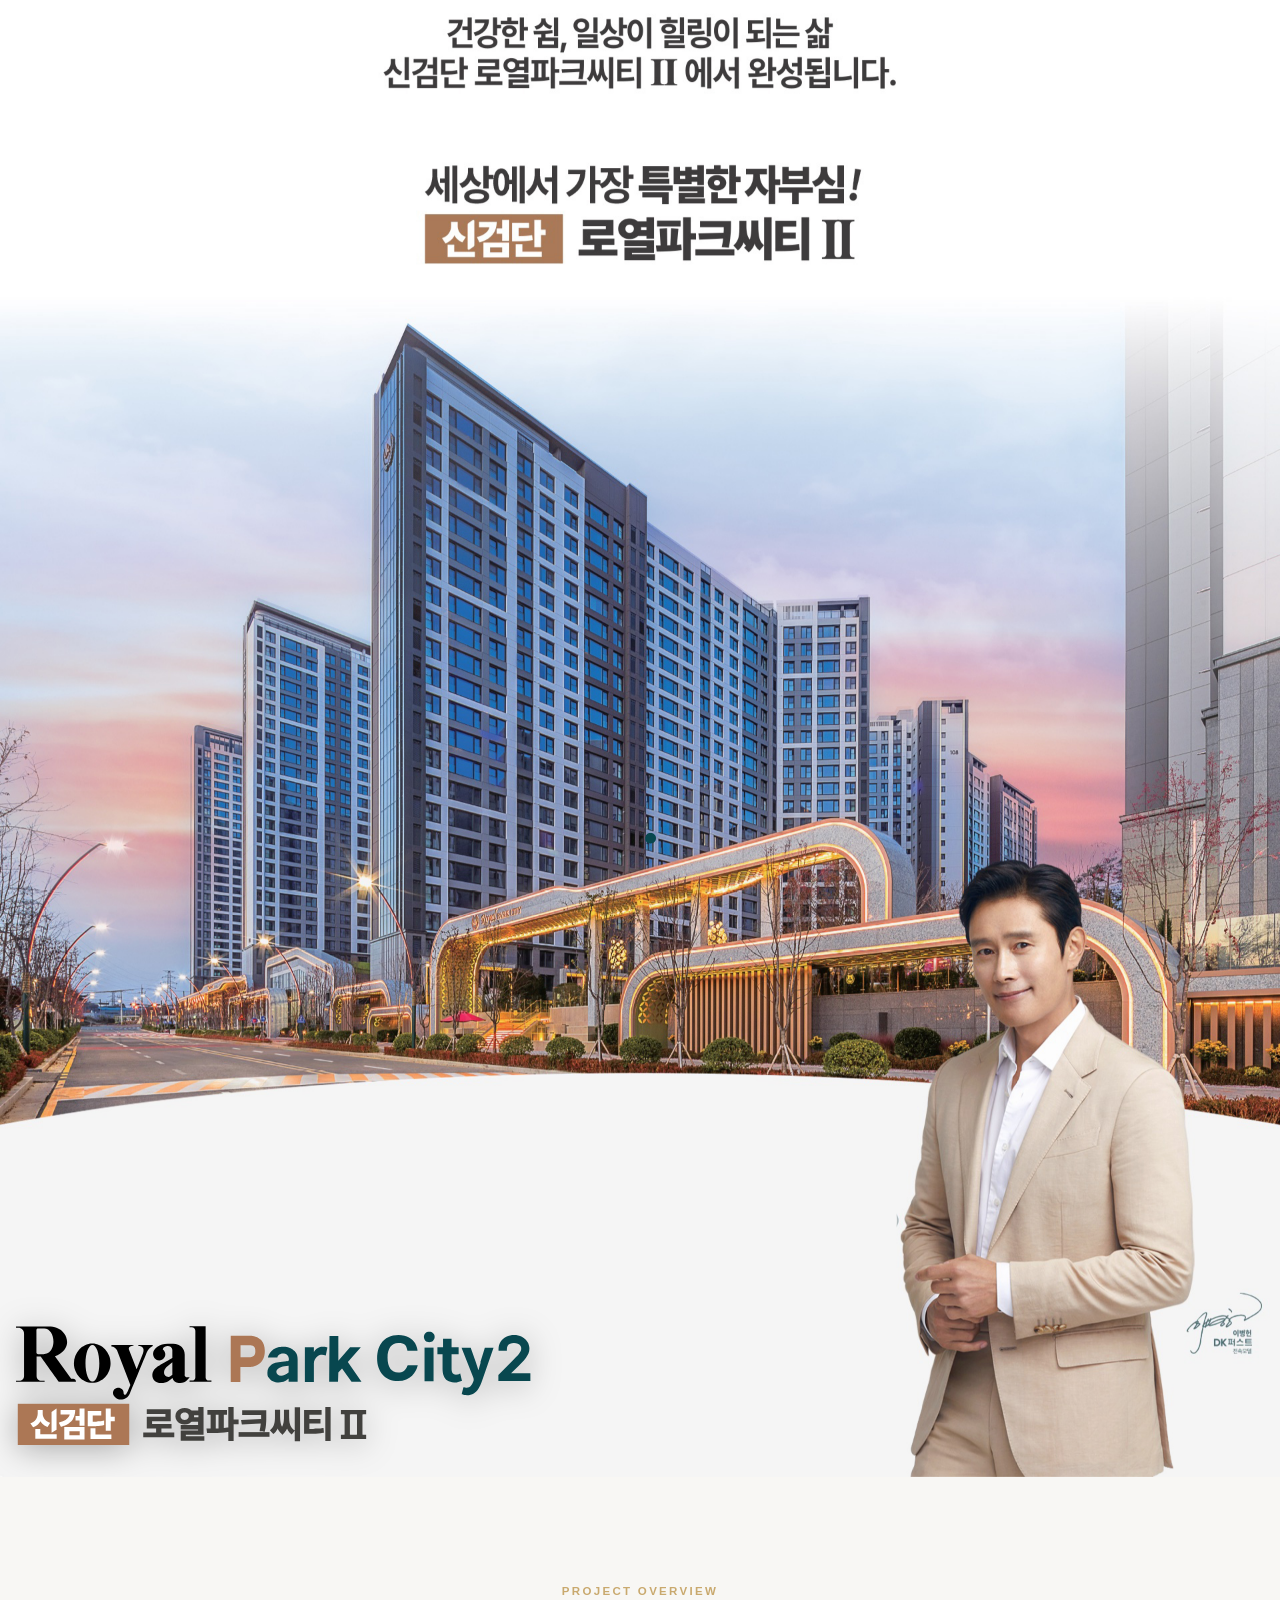
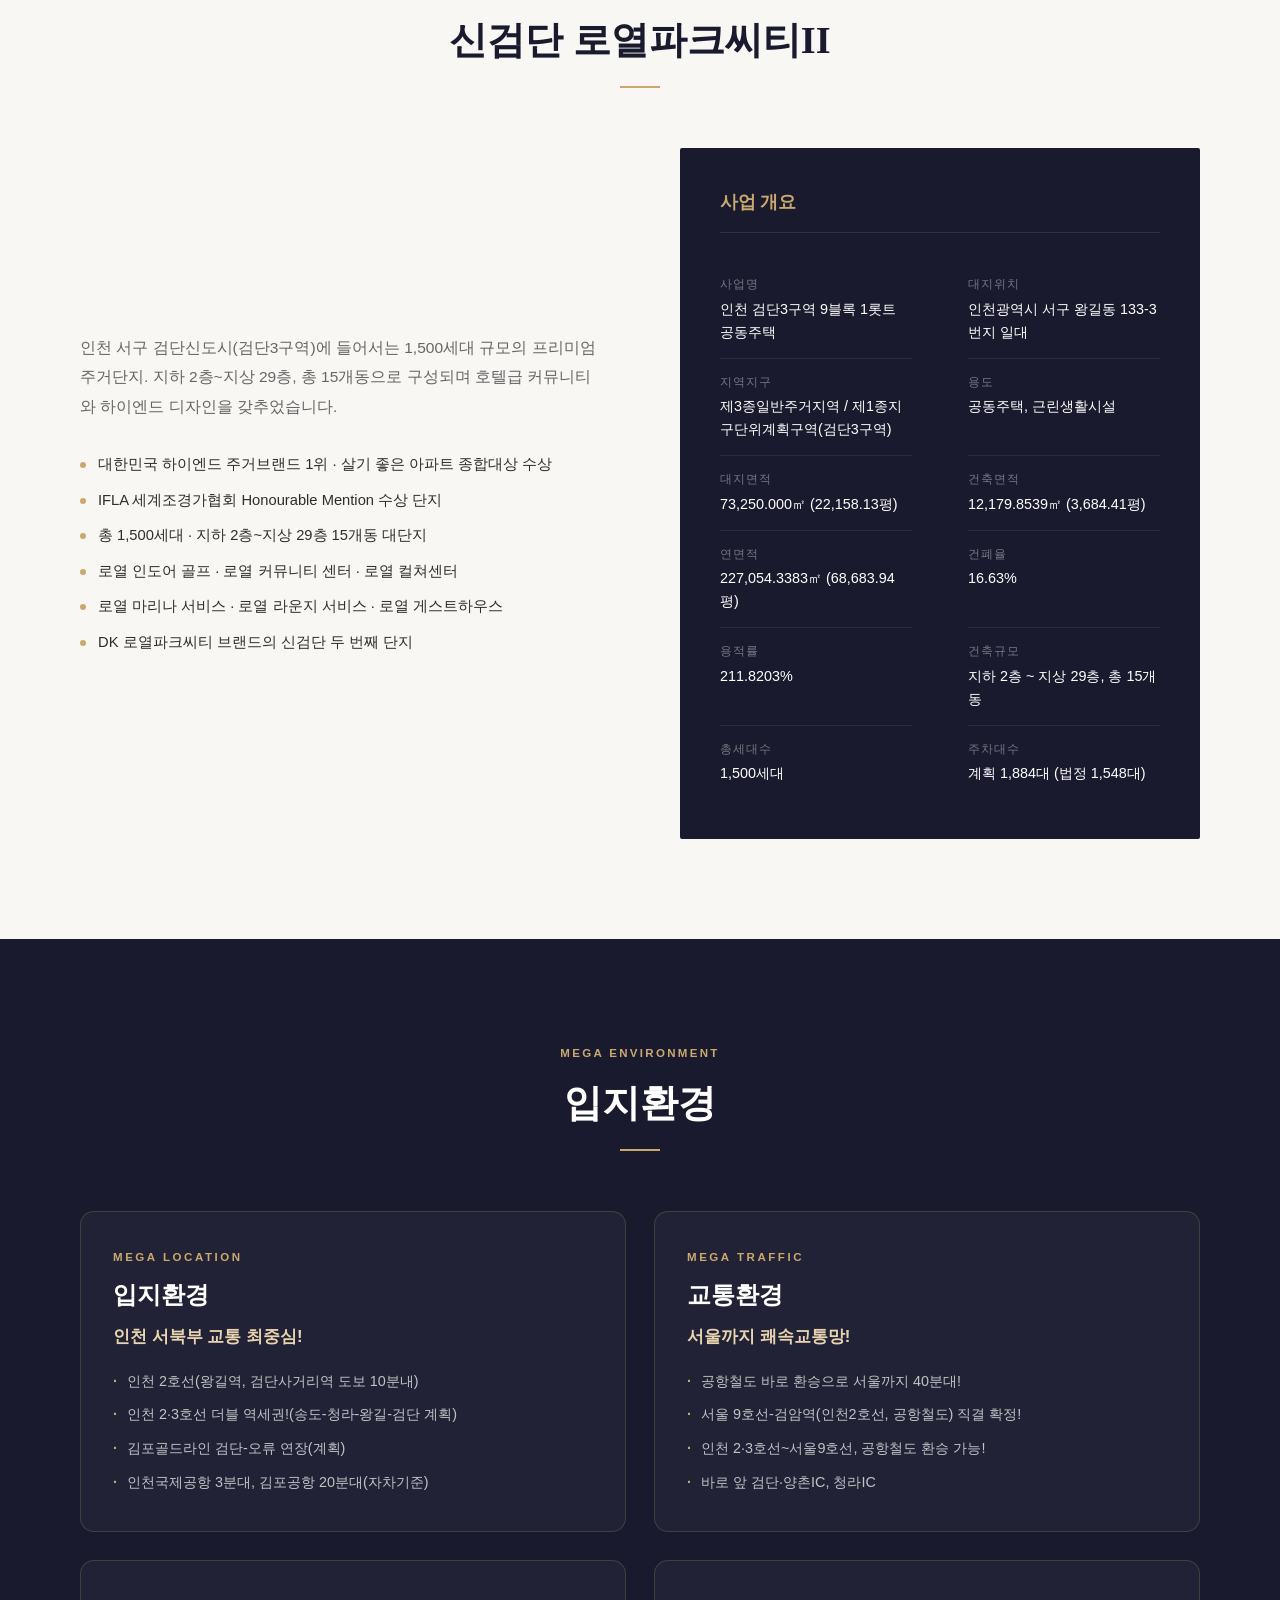
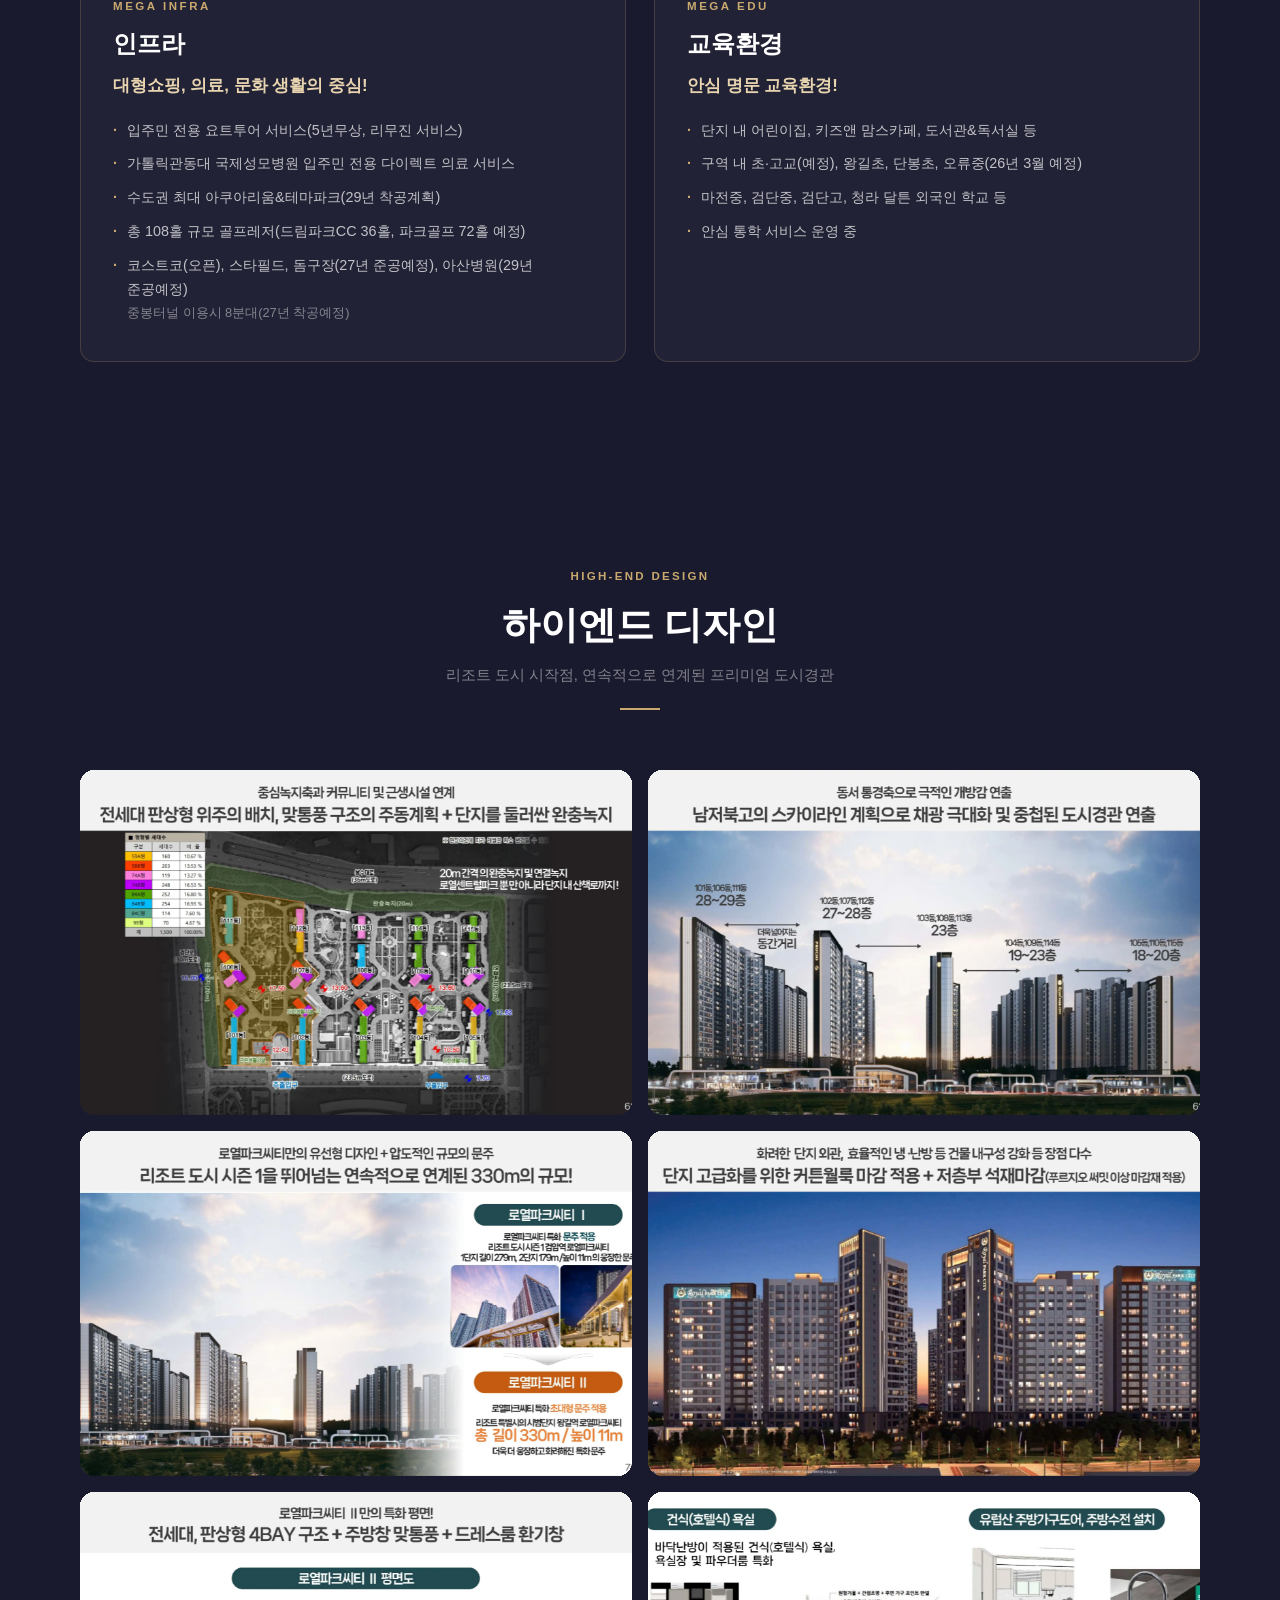
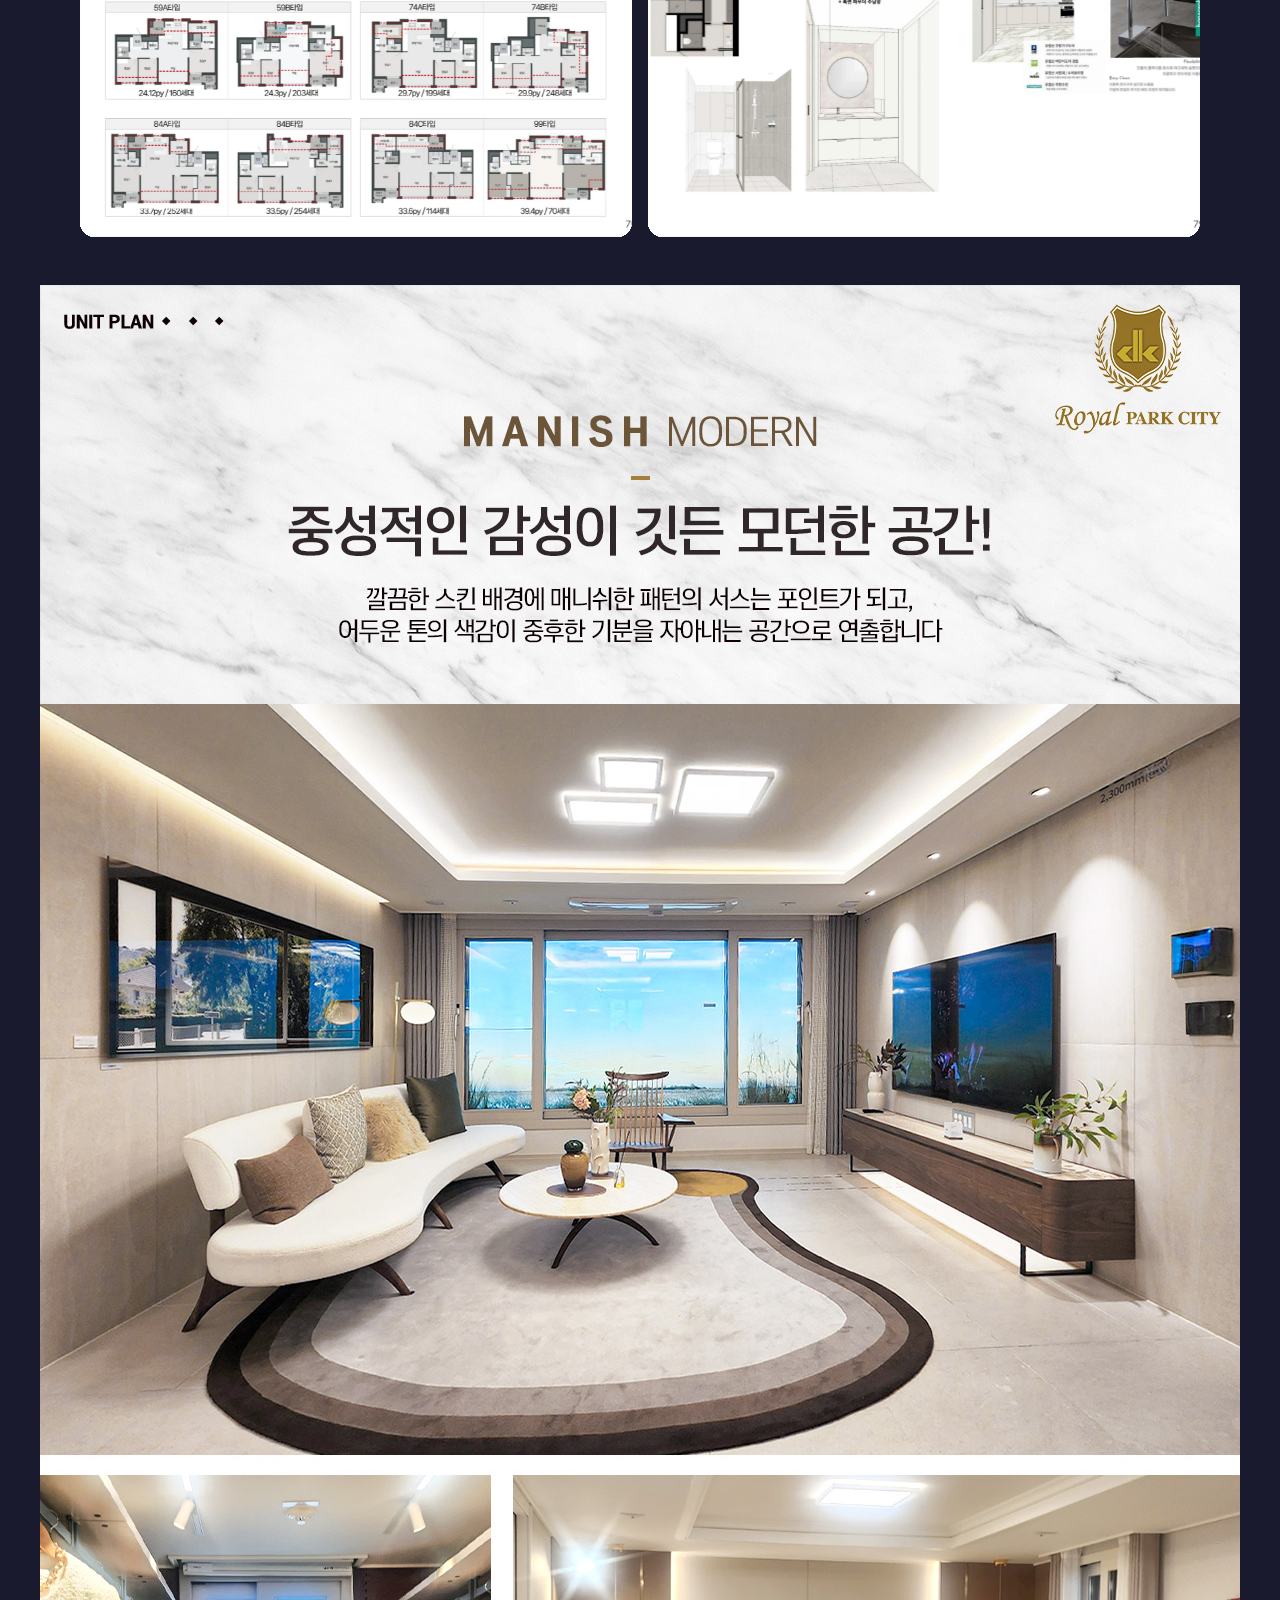
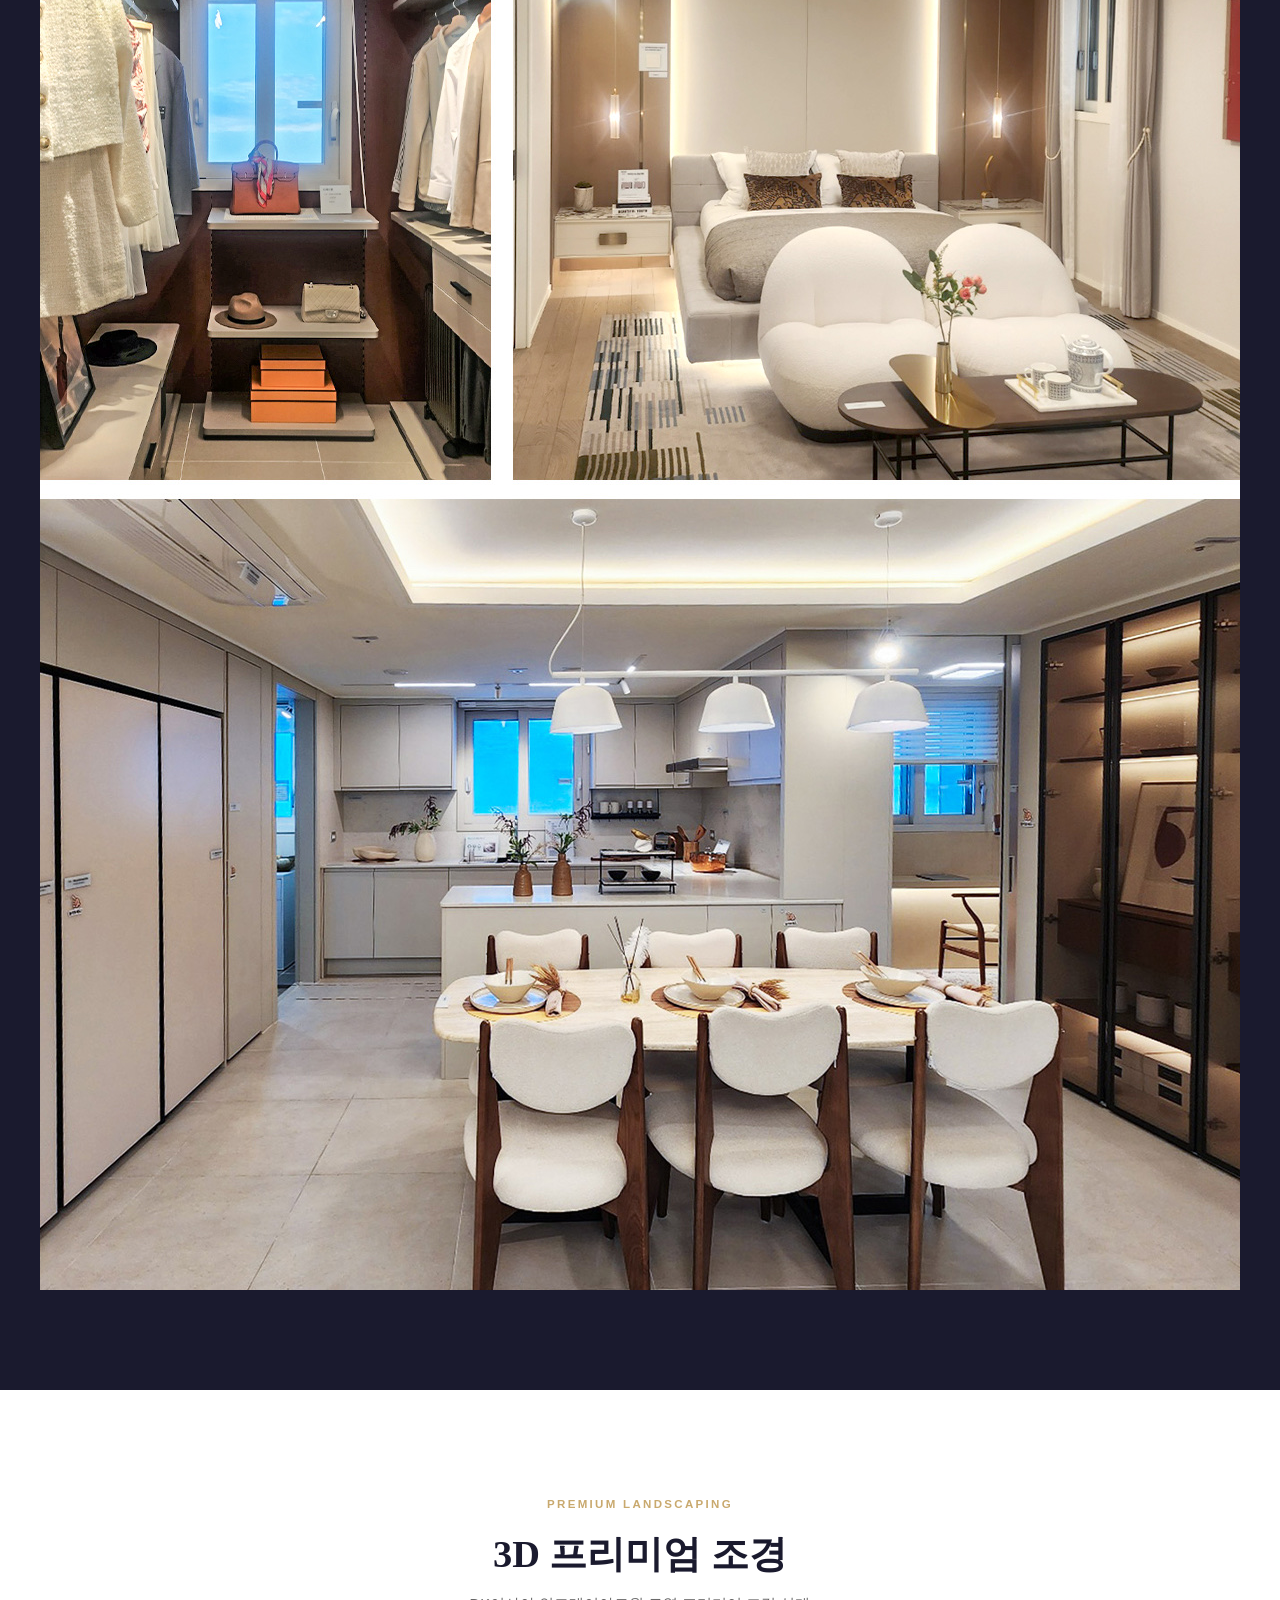
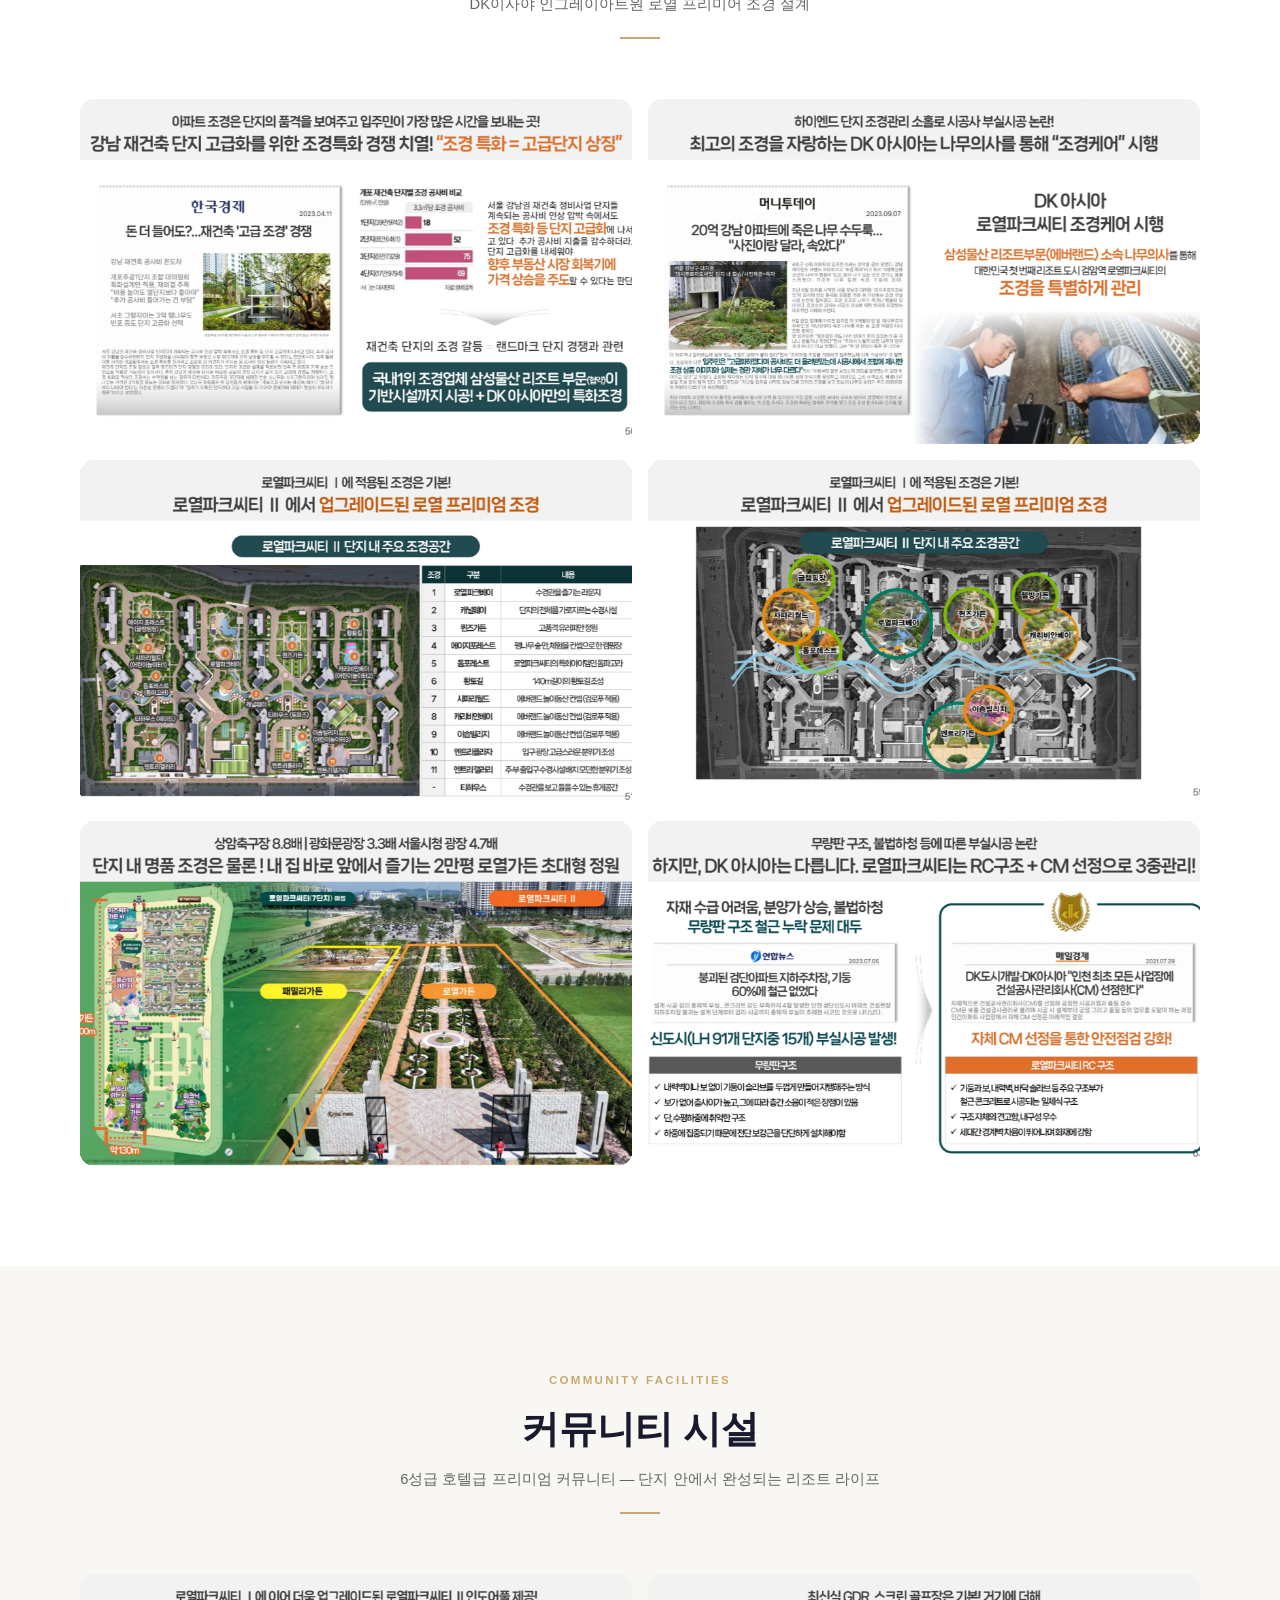
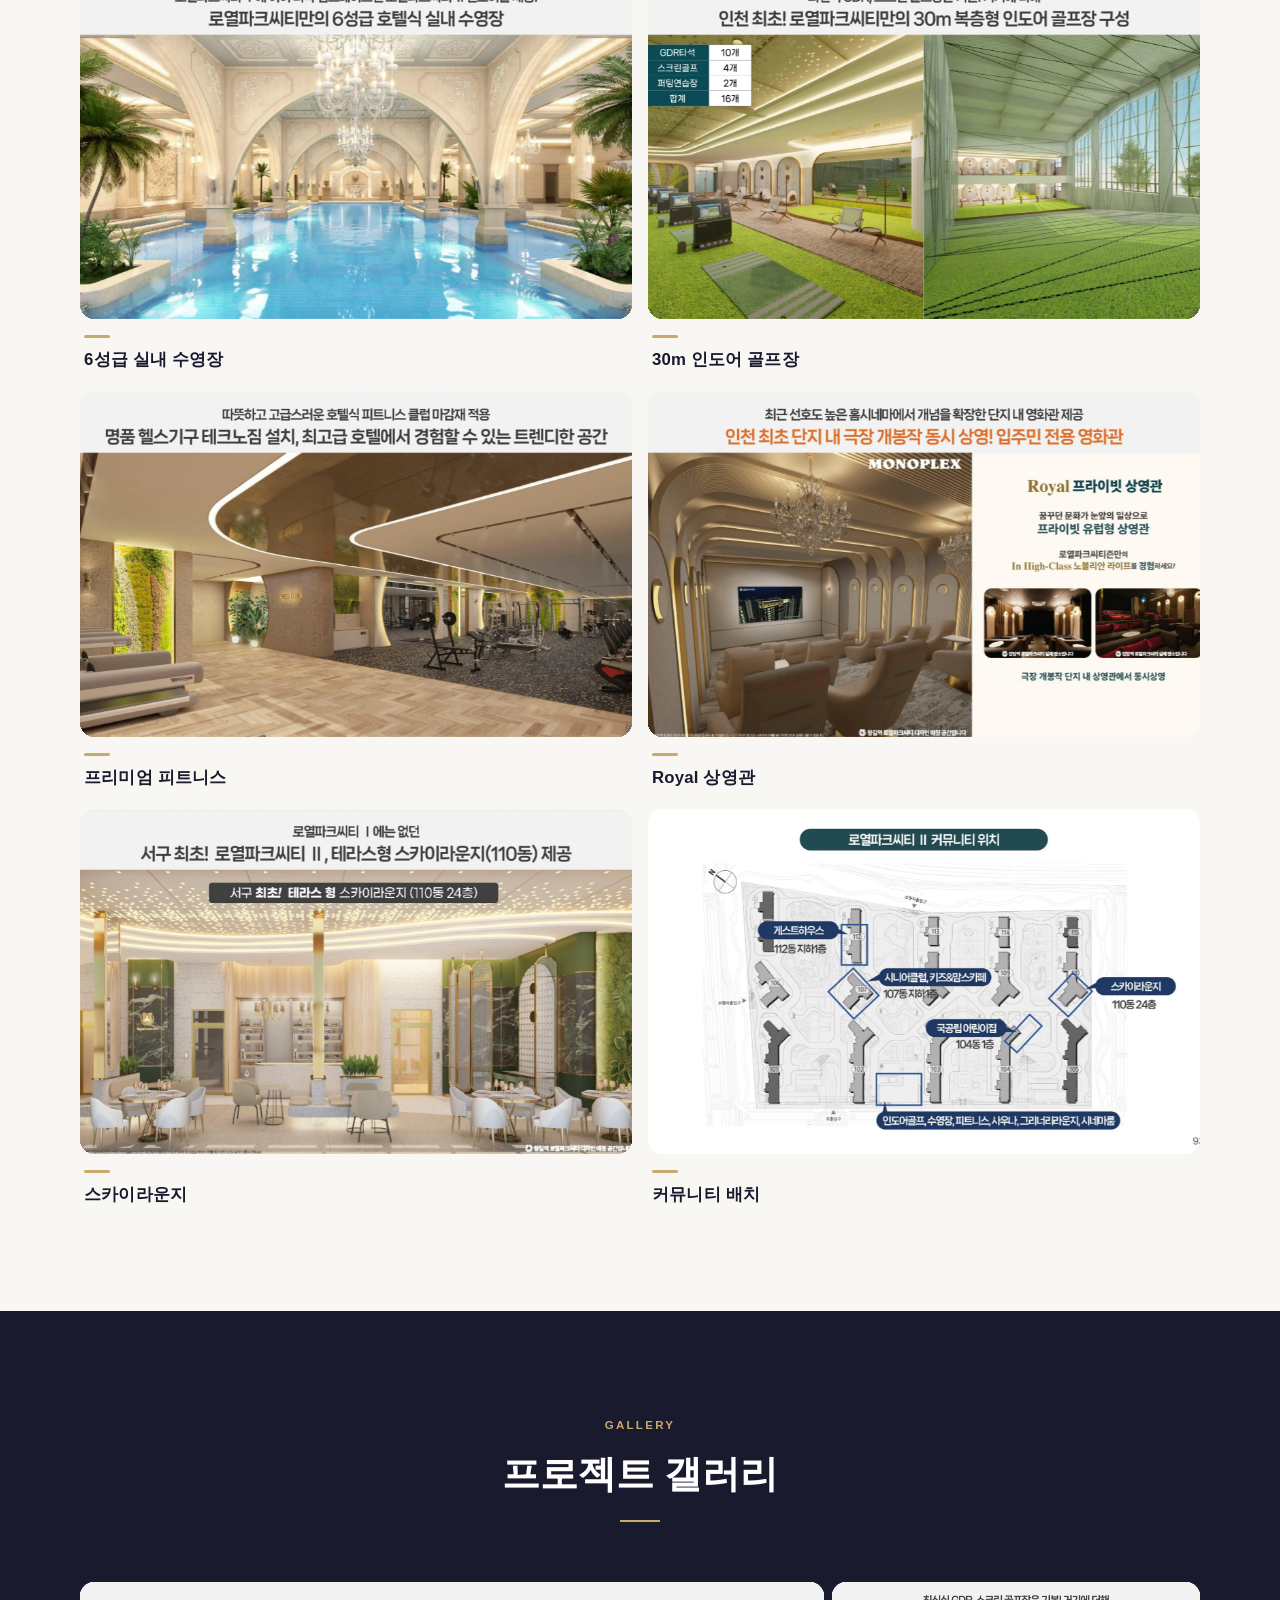
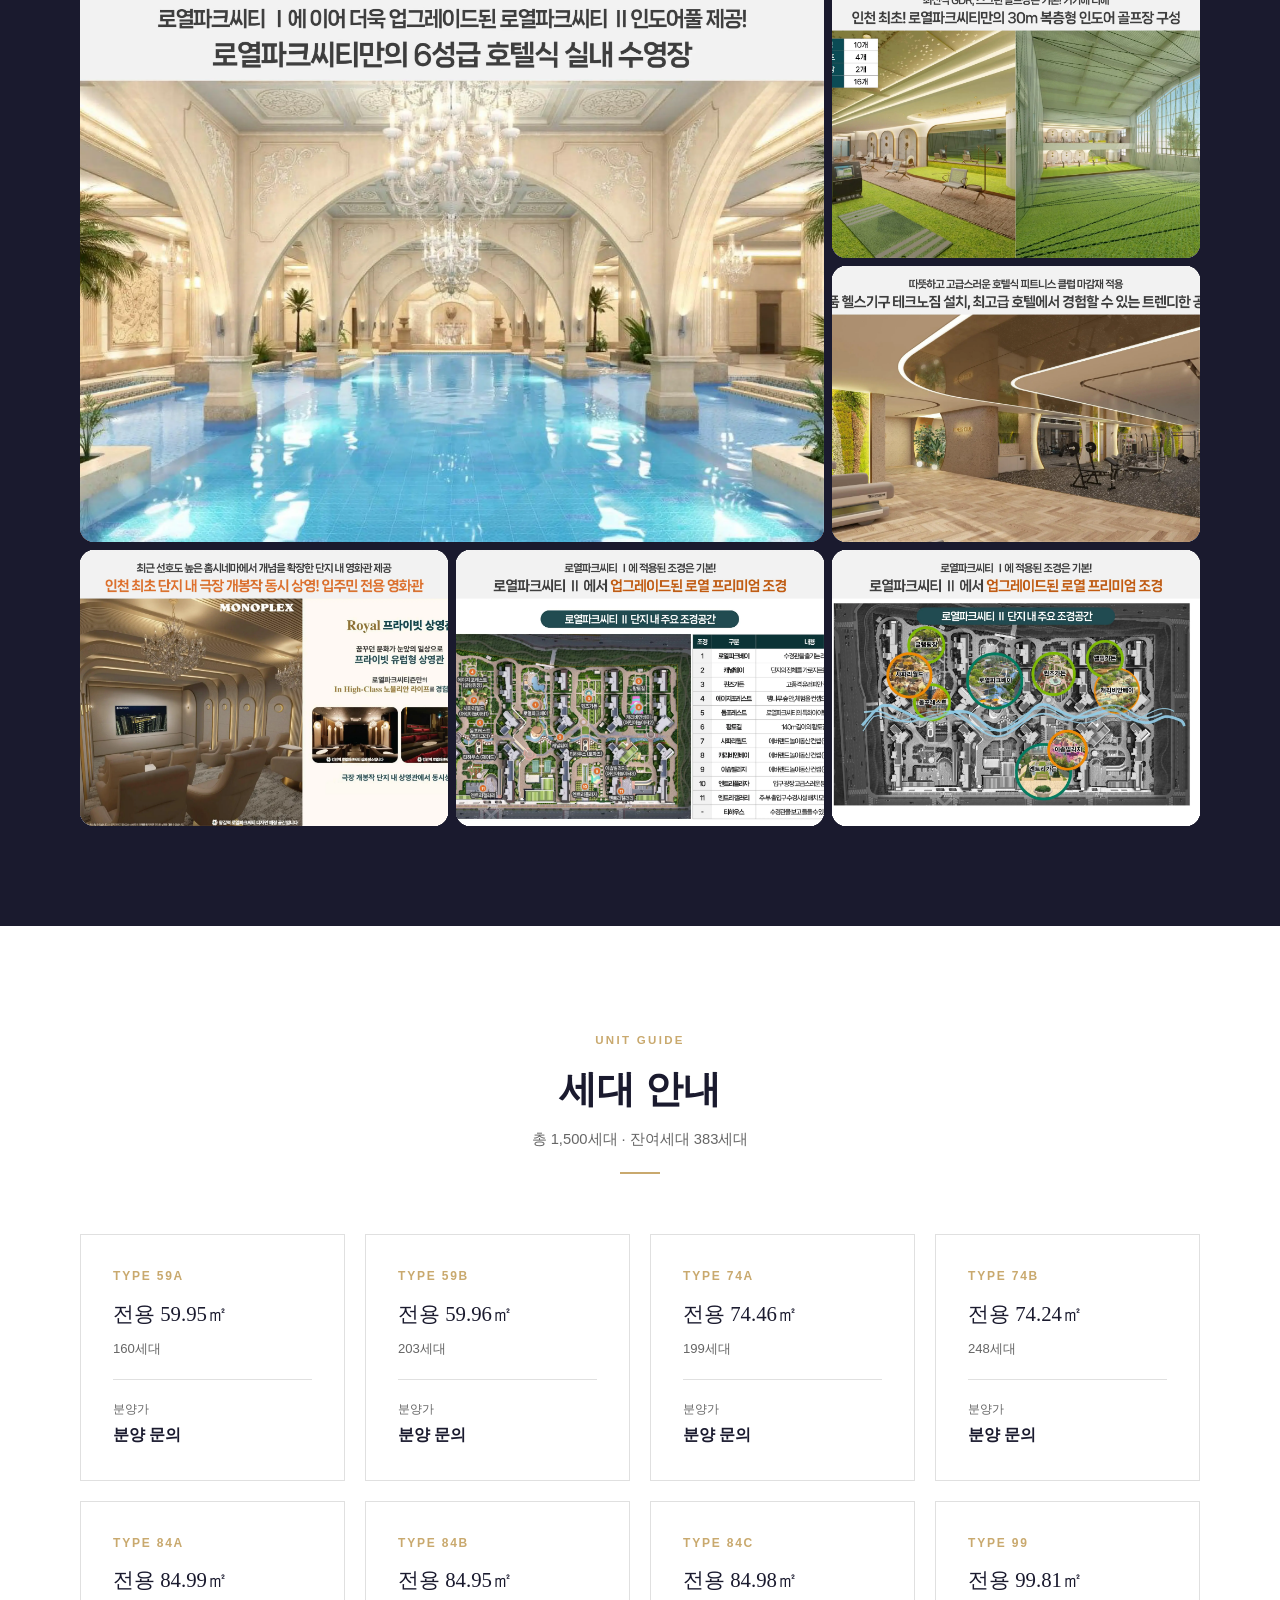
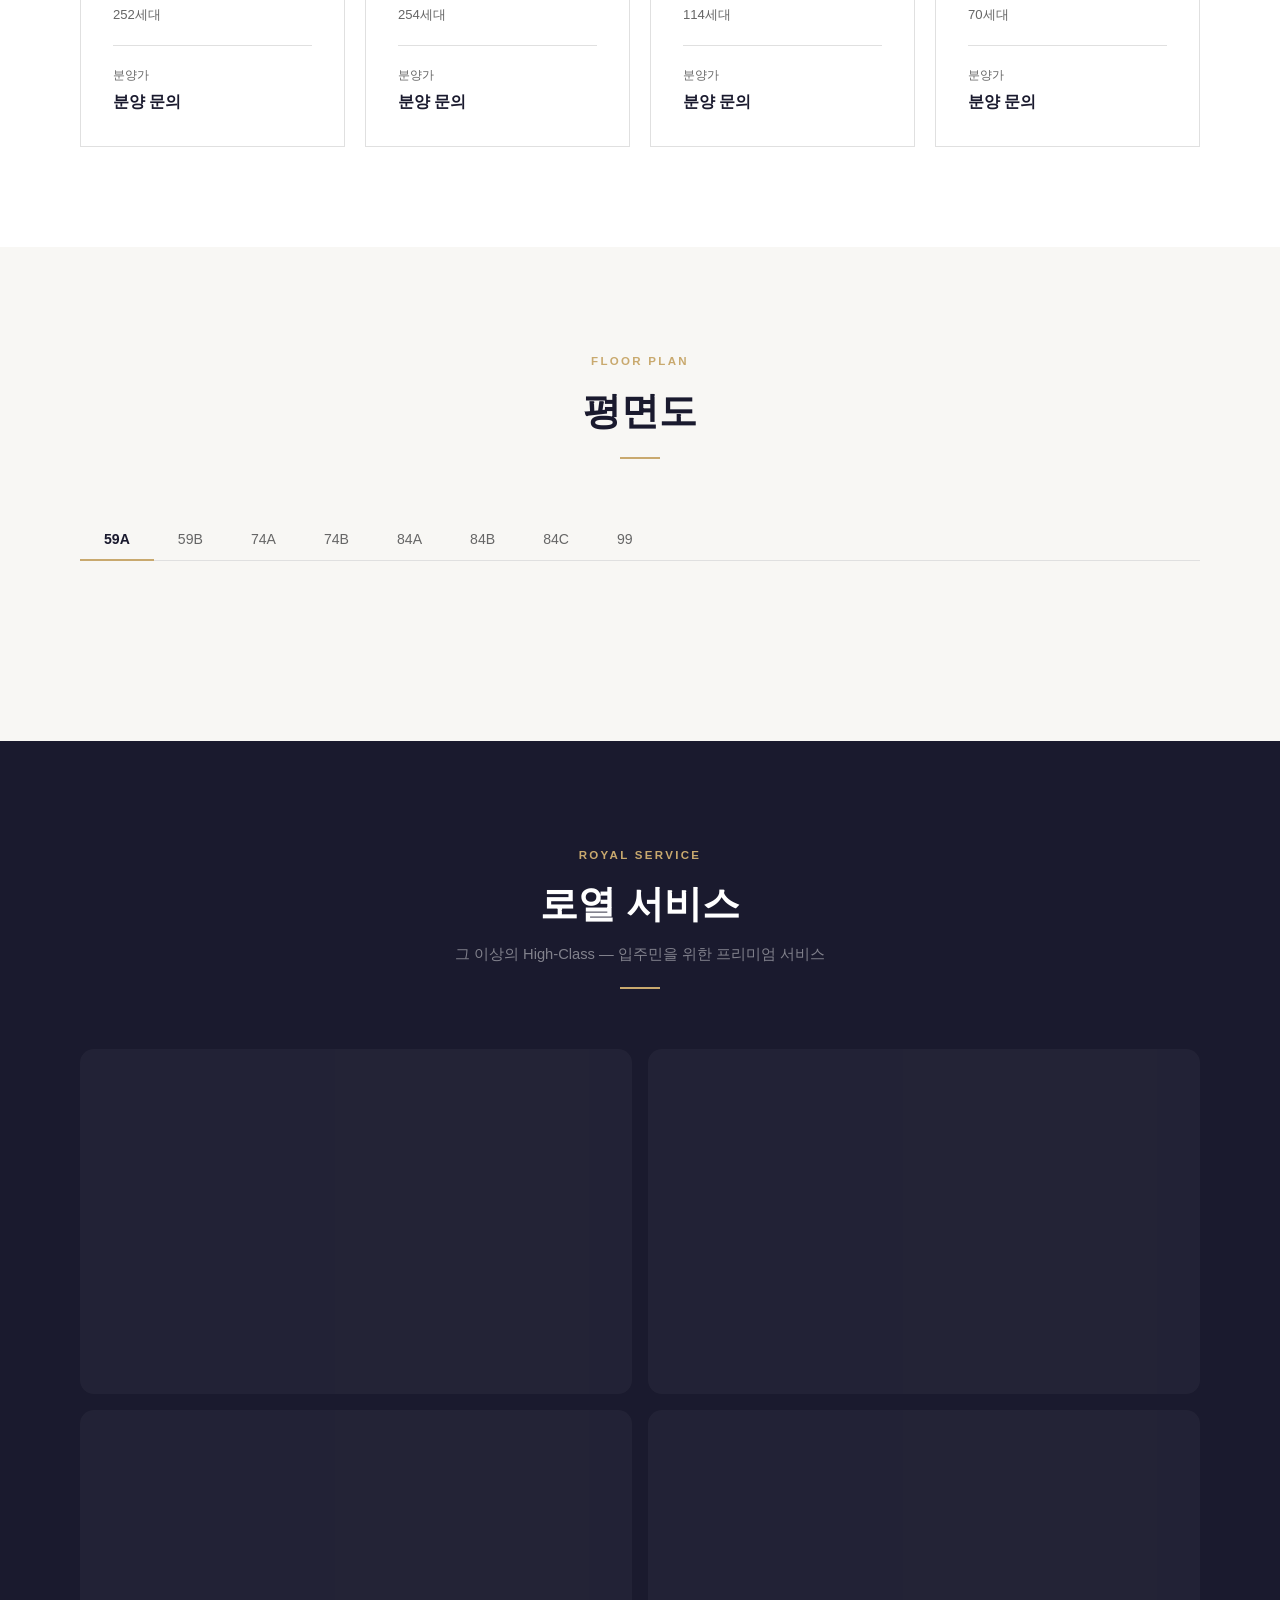
<file: property.html>
<!DOCTYPE html>
<html lang="ko">
<head>
  <meta charset="UTF-8" />
  <title>리다이렉트</title>
  <script>
    // 본 페이지는 index.html 로 통합됨. ?p= 등 쿼리스트링은 유지한 채 이동.
    location.replace('index.html' + location.search + location.hash);
  </script>
</head>
<body></body>
</html>
</file>
<file: assets/css/style.css>
/* ===== RESET & BASE ===== */
*, *::before, *::after { box-sizing: border-box; margin: 0; padding: 0; }
img {
  -webkit-backface-visibility: hidden;
  backface-visibility: hidden;
  transform: translateZ(0);
  image-rendering: -webkit-optimize-contrast;
}

:root {
  --primary: #1a1a2e;
  --accent: #c9a96e;
  --accent-light: #e8d5b0;
  --text: #2d2d2d;
  --text-light: #666;
  --border: #e0e0e0;
  --bg: #ffffff;
  --bg-light: #f8f7f4;
  --font-sans: 'Noto Sans KR', 'Apple SD Gothic Neo', sans-serif;
  --font-serif: 'Noto Serif KR', 'Georgia', serif;
  --max-width: 1200px;
  --nav-h: 70px;
}

html { scroll-behavior: smooth; overflow-x: hidden; }
body { font-family: var(--font-sans); color: var(--text); background: var(--bg); line-height: 1.6; overflow-x: hidden; max-width: 100vw; }
img { max-width: 100%; display: block; }
a { text-decoration: none; color: inherit; }

/* ===== FONTS ===== */
@import url('https://fonts.googleapis.com/css2?family=Noto+Sans+KR:wght@300;400;500;700&family=Noto+Serif+KR:wght@400;600&display=swap');

/* ===== NAV ===== */
.nav {
  position: fixed; top: 0; left: 0; right: 0; z-index: 100;
  height: var(--nav-h);
  display: flex; align-items: center; justify-content: space-between;
  padding: 0 40px;
  background: rgba(26,26,46,0.92);
  backdrop-filter: blur(12px);
  transition: background 0.3s;
}
.nav-logo { display: inline-flex; align-items: center; font-family: var(--font-serif); font-size: 1.4rem; color: var(--accent); letter-spacing: 0.05em; }
.nav-logo span { color: #fff; font-weight: 300; font-size: 0.85em; margin-left: 6px; }
.nav-logo-img { height: 30px; width: auto; display: block; }
.nav-logo-num {
  margin-left: 7px; color: var(--accent);
  font-family: var(--font-serif); font-size: 1.6rem; font-weight: 800;
  line-height: 1;
}
.nav-links { display: flex; gap: 32px; }
.nav-links a { color: rgba(255,255,255,0.75); font-size: 0.88rem; font-weight: 300; letter-spacing: 0.05em; transition: color 0.2s; }
.nav-links a:hover { color: var(--accent); }
.nav-cta {
  background: var(--accent); color: #fff; padding: 8px 20px;
  font-size: 0.85rem; font-weight: 500; border-radius: 2px;
  transition: opacity 0.2s;
}
.nav-cta:hover { opacity: 0.85; }

/* ===== HERO ===== */
.hero {
  position: relative; height: 100vh; min-height: 600px;
  display: flex; align-items: flex-end;
  overflow: hidden;
}
.hero-slides { position: absolute; inset: 0; }
.hero-slide {
  position: absolute; inset: 0;
  background: #1a1a2e no-repeat center/cover;
  opacity: 0; transition: opacity 1s ease;
}
.hero-slide.active { opacity: 1; }
.hero-slide::after {
  content: ''; position: absolute; inset: 0;
  background: linear-gradient(to top, rgba(0,0,0,0.75) 0%, rgba(0,0,0,0.2) 50%, transparent 100%);
}
.hero-content {
  position: relative; z-index: 1;
  padding: 60px 80px; width: 100%;
}
.hero-tag {
  display: inline-block;
  font-size: 0.75rem; font-weight: 500; letter-spacing: 0.15em;
  color: var(--accent); text-transform: uppercase;
  border: 1px solid var(--accent); padding: 4px 12px;
  margin-bottom: 20px;
}
.hero-title {
  font-family: var(--font-serif); font-size: clamp(2.5rem, 5vw, 4rem);
  color: #fff; line-height: 1.2; margin-bottom: 16px;
}
.hero-subtitle { font-size: 1.05rem; color: rgba(255,255,255,0.7); font-weight: 300; max-width: 500px; }
.hero-address { margin-top: 12px; font-size: 0.85rem; color: rgba(255,255,255,0.5); letter-spacing: 0.03em; }
.hero-dots {
  position: absolute; bottom: 40px; right: 80px; z-index: 1;
  display: flex; gap: 8px;
}
.hero-dot {
  width: 8px; height: 8px; border-radius: 50%;
  background: rgba(255,255,255,0.35); cursor: pointer;
  transition: background 0.3s, transform 0.3s;
  border: none;
}
.hero-dot.active { background: var(--accent); transform: scale(1.2); }

/* ===== SECTION BASE ===== */
.section { padding: 100px 0; }
.section-inner { max-width: var(--max-width); margin: 0 auto; padding: 0 40px; }
.section-header { text-align: center; margin-bottom: 60px; }
.section-label {
  display: inline-block; font-size: 0.72rem; font-weight: 600;
  letter-spacing: 0.2em; text-transform: uppercase;
  color: var(--accent); margin-bottom: 16px;
}
.section-title {
  font-family: var(--font-serif); font-size: clamp(1.8rem, 3vw, 2.5rem);
  color: var(--primary); line-height: 1.3;
}
.section-divider {
  width: 40px; height: 2px; background: var(--accent);
  margin: 20px auto 0;
}

/* ===== OVERVIEW ===== */
.overview { background: var(--bg-light); }
.overview-grid { display: grid; grid-template-columns: 1fr 1fr; gap: 80px; align-items: center; }
.overview-text p { color: var(--text-light); line-height: 1.9; font-size: 0.97rem; margin-bottom: 32px; }
.overview-highlights { list-style: none; display: flex; flex-direction: column; gap: 12px; }
.overview-highlights li {
  display: flex; align-items: center; gap: 12px;
  font-size: 0.92rem; color: var(--text);
}
.overview-highlights li::before {
  content: ''; flex-shrink: 0;
  width: 6px; height: 6px; border-radius: 50%;
  background: var(--accent);
}
.overview-specs {
  background: var(--primary); color: #fff;
  padding: 40px; border-radius: 2px;
}
.overview-specs h3 {
  font-family: var(--font-serif); font-size: 1.1rem;
  color: var(--accent); margin-bottom: 28px;
  padding-bottom: 16px; border-bottom: 1px solid rgba(255,255,255,0.1);
}
.spec-grid { display: grid; grid-template-columns: 1fr 1fr; row-gap: 0; column-gap: 56px; }
.spec-item {
  padding: 14px 0; border-bottom: 1px solid rgba(255,255,255,0.08);
}
.spec-item:nth-last-child(-n+2) { border-bottom: none; }
.spec-label { font-size: 0.72rem; color: rgba(255,255,255,0.4); letter-spacing: 0.1em; margin-bottom: 4px; }
.spec-value { font-size: 0.9rem; color: #fff; font-weight: 400; }

/* ===== GALLERY ===== */
.gallery-grid {
  display: grid;
  grid-template-columns: repeat(3, 1fr);
  grid-template-rows: auto;
  gap: 8px;
}
.gallery-item {
  overflow: hidden; background: var(--bg-light); cursor: pointer;
  aspect-ratio: 4/3;
  border-radius: 14px;
  transition: transform 0.45s cubic-bezier(0.25, 0.46, 0.45, 0.94), box-shadow 0.45s ease;
  will-change: transform;
  -webkit-backface-visibility: hidden;
  backface-visibility: hidden;
  transform: translateZ(0);
}
.gallery-item:first-child { grid-column: span 2; grid-row: span 2; aspect-ratio: auto; }
.gallery-item img {
  width: 100%; height: 100%; object-fit: cover; display: block;
}
.gallery-item:hover { transform: translateY(-6px) translateZ(0); box-shadow: 0 18px 40px rgba(0,0,0,0.28); }
.gallery-placeholder {
  width: 100%; height: 100%; min-height: 200px;
  background: linear-gradient(135deg, #e8e4dc 0%, #d4cfc5 100%);
  display: flex; align-items: center; justify-content: center;
  flex-direction: column; gap: 8px; color: #999; font-size: 0.8rem;
}
.gallery-placeholder svg { opacity: 0.4; }

/* ===== UNITS ===== */
.units { background: var(--bg-light); }
.units-grid { display: grid; grid-template-columns: repeat(auto-fit, minmax(240px, 1fr)); gap: 20px; }
.unit-card {
  background: #fff; padding: 32px;
  border: 1px solid var(--border);
  transition: border-color 0.3s, box-shadow 0.3s;
}
.unit-card:hover { border-color: var(--accent); box-shadow: 0 8px 32px rgba(0,0,0,0.08); }
.unit-type { font-size: 0.75rem; font-weight: 700; letter-spacing: 0.15em; color: var(--accent); margin-bottom: 10px; }
.unit-area { font-family: var(--font-serif); font-size: 1.3rem; color: var(--primary); margin-bottom: 8px; }
.unit-count { font-size: 0.82rem; color: var(--text-light); margin-bottom: 20px; }
.unit-price {
  font-size: 1rem; font-weight: 700; color: var(--primary);
  padding-top: 20px; border-top: 1px solid var(--border);
}
.unit-price-label { font-size: 0.72rem; font-weight: 400; color: var(--text-light); margin-bottom: 4px; }

/* ===== FLOORPLAN ===== */
.floorplan-tabs { display: flex; gap: 0; margin-bottom: 32px; border-bottom: 1px solid var(--border); }
.floorplan-tab {
  padding: 12px 24px; font-size: 0.88rem; cursor: pointer;
  border: none; background: none; color: var(--text-light);
  border-bottom: 2px solid transparent; margin-bottom: -1px;
  transition: color 0.2s;
}
.floorplan-tab.active { color: var(--primary); border-bottom-color: var(--accent); font-weight: 600; }
.floorplan-content { display: none; }
.floorplan-content.active { display: block; }
.floorplan-img-wrap {
  width: 100%;
  background: var(--bg-light); padding: 24px;
}
.floorplan-img-wrap img {
  width: 100%; height: auto; display: block;
}
.floorplan-placeholder {
  width: 100%; aspect-ratio: 3/2;
  background: linear-gradient(135deg, #eeeae3 0%, #ddd9d0 100%);
  display: flex; align-items: center; justify-content: center;
  flex-direction: column; gap: 10px; color: #aaa;
}

/* ===== LOCATION ===== */
.location-grid { display: grid; grid-template-columns: 1fr 1fr; gap: 60px; align-items: start; }
.location-map-wrap {
  aspect-ratio: 4/3; background: var(--bg-light);
  overflow: hidden; border-radius: 2px;
}
.location-map-wrap iframe { width: 100%; height: 100%; border: none; }
.location-map-placeholder {
  width: 100%; height: 100%; min-height: 300px;
  background: linear-gradient(135deg, #e5e9ee 0%, #cdd3db 100%);
  display: flex; align-items: center; justify-content: center;
  flex-direction: column; gap: 10px; color: #aaa;
}
.location-items { display: flex; flex-direction: column; gap: 20px; margin-top: 8px; }
.location-item { display: flex; gap: 16px; align-items: flex-start; }
.location-icon {
  width: 40px; height: 40px; flex-shrink: 0;
  background: var(--accent-light); border-radius: 50%;
  display: flex; align-items: center; justify-content: center;
  font-size: 1.1rem;
}
.location-info strong { display: block; font-size: 0.88rem; color: var(--primary); font-weight: 600; margin-bottom: 2px; }
.location-info span { font-size: 0.82rem; color: var(--text-light); }

/* ===== CONTACT ===== */
.contact { background: var(--primary); }
.contact .section-title { color: #fff; }
.contact .section-label { color: var(--accent); }
.contact .section-divider { background: var(--accent); }
.contact-grid { display: grid; grid-template-columns: 1fr 1fr; gap: 60px; align-items: start; }
.contact-info { display: flex; flex-direction: column; gap: 28px; }
.contact-note { font-size: 0.88rem; color: rgba(255,255,255,0.55); line-height: 1.8; margin-top: 8px; }
.contact-item strong { display: block; font-size: 0.72rem; letter-spacing: 0.12em; text-transform: uppercase; color: rgba(255,255,255,0.4); margin-bottom: 6px; }
.contact-item span { font-size: 1rem; color: #fff; }
.contact-hours { white-space: pre-line; }
.contact-phone { font-size: 2.4rem; line-height: 1.1; font-family: var(--font-serif); color: var(--accent); word-break: keep-all; }
.contact-form-wrap {
  background: rgba(255,255,255,0.05);
  padding: 40px; border: 1px solid rgba(255,255,255,0.1);
}
.contact-form-title { font-size: 1rem; color: var(--accent); margin-bottom: 24px; font-weight: 500; }
.form-group { margin-bottom: 16px; }
.form-group input, .form-group select, .form-group textarea {
  width: 100%; box-sizing: border-box; max-width: 100%;
  background: rgba(255,255,255,0.07);
  border: 1px solid rgba(255,255,255,0.15); color: #fff;
  padding: 12px 16px; font-size: 0.88rem; font-family: var(--font-sans);
  border-radius: 0; outline: none; transition: border-color 0.2s;
}
.form-group input::placeholder, .form-group textarea::placeholder { color: rgba(255,255,255,0.3); }
.form-group input:focus, .form-group select:focus, .form-group textarea:focus { border-color: var(--accent); }
.form-group select option { background: var(--primary); }
.form-group textarea { height: 100px; resize: vertical; }
.form-submit {
  width: 100%; background: var(--accent); color: #fff;
  border: none; padding: 14px; font-size: 0.92rem; font-weight: 600;
  cursor: pointer; font-family: var(--font-sans); letter-spacing: 0.05em;
  transition: opacity 0.2s;
}
.form-submit:hover { opacity: 0.88; }

/* ===== ENVIRONMENT ===== */
.env-hero-img {
  display: block;
  width: 100%;
  height: auto;
  margin-bottom: 60px;
}
.env-icon {
  width: 64px;
  height: 64px;
  object-fit: contain;
  margin-bottom: 16px;
  opacity: 0.9;
}
.env-grid {
  display: grid;
  grid-template-columns: 1fr 1fr;
  gap: 28px;
}
.env-card {
  background: rgba(255,255,255,0.04);
  border: 1px solid rgba(201,169,110,0.2);
  border-radius: 14px;
  padding: 36px 32px;
}
.env-en {
  font-size: 0.72rem;
  font-weight: 700;
  letter-spacing: 0.22em;
  color: var(--accent);
  margin-bottom: 10px;
}
.env-title {
  font-family: var(--font-serif);
  font-size: 1.5rem;
  font-weight: 700;
  color: #fff;
  margin-bottom: 10px;
}
.env-tagline {
  font-size: 1.05rem;
  font-weight: 600;
  color: var(--accent-light);
  margin-bottom: 20px;
  line-height: 1.5;
}
.env-list {
  list-style: none;
  display: flex;
  flex-direction: column;
  gap: 10px;
}
.env-list li {
  font-size: 0.9rem;
  color: rgba(255,255,255,0.72);
  line-height: 1.65;
  padding-left: 14px;
  position: relative;
  word-break: keep-all;
}
.env-list li::before {
  content: '·';
  position: absolute;
  left: 0;
  color: var(--accent);
  font-weight: 700;
}
.env-note {
  font-size: 0.8rem;
  color: rgba(255,255,255,0.45);
}
@media (max-width: 900px) {
  .env-grid { grid-template-columns: 1fr; gap: 20px; }
  .env-card { padding: 28px 24px; }
}

/* ===== LEGAL INFO ===== */
.legal-info {
  background: #0d0d1a;
  padding: 40px 40px 32px;
  border-top: 1px solid rgba(201,169,110,0.2);
}
.legal-inner {
  max-width: var(--max-width);
  margin: 0 auto;
  text-align: center;
}
.legal-logos {
  display: flex;
  flex-direction: row;
  align-items: center;
  justify-content: center;
  gap: 40px;
  margin-bottom: 40px;
  padding-bottom: 40px;
  border-bottom: 1px solid rgba(255,255,255,0.1);
}
.legal-logos-img {
  flex: 1;
  min-width: 0;
  width: 100%;
  height: auto;
  opacity: 0.85;
}
@media (max-width: 600px) {
  .legal-logos {
    flex-direction: column;
    gap: 20px;
  }
  .legal-logos-img {
    width: 100%;
  }
}
.legal-biz {
  font-size: 0.72rem;
  color: rgba(255,255,255,0.4);
  line-height: 1.8;
  margin-bottom: 20px;
  word-break: keep-all;
}
.legal-notices {
  list-style: none;
  text-align: center;
  font-size: 0.68rem;
  color: rgba(255,255,255,0.3);
  line-height: 1.9;
  word-break: keep-all;
}
.legal-notices li + li { margin-top: 3px; }

/* ===== FOOTER ===== */
.footer {
  background: #0d0d1a; padding: 40px;
  text-align: center; color: rgba(255,255,255,0.25);
  font-size: 0.78rem; line-height: 2;
}
.footer-logo { font-family: var(--font-serif); font-size: 1.1rem; color: var(--accent); margin-bottom: 12px; }
.property-name { font-family: var(--font-serif); font-size: 0.95rem; color: var(--accent); letter-spacing: 0.06em; margin-bottom: 8px; }
.footer-disclaimer {
  max-width: 760px; margin: 20px auto 0;
  font-size: 0.72rem; line-height: 1.9;
  color: rgba(255,255,255,0.32);
  text-align: center; word-break: keep-all;
}

/* ===== CALL POPUP ===== */
.call-popup {
  display: none;
  position: fixed; inset: 0; z-index: 1000;
  background: rgba(0,0,0,0.55);
  align-items: center; justify-content: center;
}
.call-popup.active { display: flex; }
.call-popup-box {
  background: #fff;
  border-radius: 16px;
  padding: 36px 32px 28px;
  text-align: center;
  min-width: 280px;
  box-shadow: 0 20px 60px rgba(0,0,0,0.25);
}
.call-popup-label {
  font-size: 0.78rem;
  color: #999;
  letter-spacing: 0.15em;
  margin-bottom: 12px;
}
.call-popup-number {
  font-family: var(--font-serif);
  font-size: 1.8rem;
  font-weight: 700;
  color: #1a1a2e;
  letter-spacing: 0.06em;
  margin-bottom: 28px;
}
.call-popup-actions {
  display: flex;
  gap: 10px;
}
.call-popup-cancel {
  flex: 1;
  padding: 13px;
  border: 1px solid #e0e0e0;
  background: #fff;
  border-radius: 8px;
  font-size: 0.95rem;
  color: #888;
  cursor: pointer;
}
.call-popup-confirm {
  flex: 2;
  padding: 13px;
  background: var(--accent);
  border-radius: 8px;
  font-size: 0.95rem;
  font-weight: 600;
  color: #fff;
  text-align: center;
}

/* ===== LIGHTBOX ===== */
.lightbox {
  display: none; position: fixed; inset: 0; z-index: 999;
  background: rgba(0,0,0,0.95);
  align-items: center; justify-content: center;
}
.lightbox.open { display: flex; }
.lightbox-img { max-width: 90vw; max-height: 90vh; object-fit: contain; }
.lightbox-close {
  position: absolute; top: 20px; right: 28px;
  color: #fff; font-size: 2rem; cursor: pointer; background: none; border: none;
}
.lightbox-prev, .lightbox-next {
  position: absolute; top: 50%; transform: translateY(-50%);
  color: #fff; font-size: 2rem; cursor: pointer;
  background: rgba(255,255,255,0.1); border: none;
  padding: 12px 18px; transition: background 0.2s;
}
.lightbox-prev:hover, .lightbox-next:hover { background: rgba(255,255,255,0.2); }
.lightbox-prev { left: 20px; }
.lightbox-next { right: 20px; }

/* ===== NAV SCROLL ===== */
.nav.scrolled { background: rgba(26,26,46,0.98); }

/* ===== SECTION SUBTITLE ===== */
.section-subtitle {
  margin-top: 12px; color: var(--text-light); font-size: 0.92rem;
  font-weight: 300; max-width: 600px; margin-left: auto; margin-right: auto;
  line-height: 1.7;
}
.section-dark .section-subtitle { color: rgba(255,255,255,0.45); }

/* ===== DARK SECTION ===== */
.section-dark { background: var(--primary); }
.section-dark .section-label { color: var(--accent); }
.section-dark .section-title { color: #fff; }
.section-dark .section-divider { background: var(--accent); }

/* ===== HORIZONTAL SCROLL GRID ===== */
.img-scroll-grid {
  display: grid;
  grid-template-columns: repeat(2, 1fr);
  gap: 16px;
}
.scroll-item {
  overflow: hidden; cursor: zoom-in;
  background: rgba(255,255,255,0.05);
  border-radius: 14px;
  transition: transform 0.45s cubic-bezier(0.25, 0.46, 0.45, 0.94), box-shadow 0.45s ease;
  will-change: transform;
  -webkit-backface-visibility: hidden;
  backface-visibility: hidden;
  transform: translateZ(0);
}
.scroll-item img {
  width: 100%; aspect-ratio: 16/10; object-fit: cover;
  display: block;
}
.scroll-item:hover { transform: translateY(-6px) translateZ(0); box-shadow: 0 18px 40px rgba(0,0,0,0.28); }
.section-dark .scroll-item { background: rgba(255,255,255,0.04); }

/* ===== COMMUNITY GRID ===== */
.community-grid {
  display: grid;
  grid-template-columns: repeat(2, 1fr);
  gap: 16px;
}
.comm-card {
  border-radius: 14px;
  transition: transform 0.45s cubic-bezier(0.25, 0.46, 0.45, 0.94), box-shadow 0.45s ease;
  will-change: transform;
}
.comm-card-img {
  overflow: hidden; cursor: zoom-in;
  aspect-ratio: 16/10;
  border-radius: 14px;
  -webkit-backface-visibility: hidden;
  backface-visibility: hidden;
  transform: translateZ(0);
}
.comm-card-img img {
  width: 100%; height: 100%; object-fit: cover; display: block;
}
.comm-card:hover { transform: translateY(-6px); box-shadow: 0 16px 36px rgba(0,0,0,0.14); }
.comm-card-label {
  padding: 16px 4px 4px;
  font-size: 1.05rem; font-weight: 700; color: var(--primary);
  letter-spacing: 0.01em; line-height: 1.4;
}
.comm-card-label::before {
  content: ""; display: block;
  width: 26px; height: 3px; border-radius: 2px;
  background: var(--accent); margin-bottom: 10px;
}

/* ===== LOCATION IMGS ===== */
.location-imgs {
  display: grid;
  grid-template-columns: 1fr;
  gap: 20px;
}
.location-imgs .location-img-item {
  overflow: hidden; cursor: zoom-in;
  border-radius: 14px;
  transition: transform 0.45s cubic-bezier(0.25, 0.46, 0.45, 0.94), box-shadow 0.45s ease;
  will-change: transform;
  -webkit-backface-visibility: hidden;
  backface-visibility: hidden;
  transform: translateZ(0);
}
.location-imgs .location-img-item img {
  width: 100%; height: auto; display: block;
}
.location-imgs .location-img-item:hover { transform: translateY(-6px) translateZ(0); box-shadow: 0 16px 36px rgba(0,0,0,0.16); }
.location-imgs .location-map-embed {
  grid-column: span 2; width: 100%; height: 400px; border: none;
}

/* ===== BENEFIT (분양 혜택) ===== */
.benefit { background: var(--primary); }
.benefit-card { max-width: 860px; margin: 0 auto; text-align: center; }
.benefit-tag {
  display: inline-block; padding: 13px 34px; margin-bottom: 36px;
  border: 1px solid var(--accent); border-radius: 999px;
  color: var(--accent); font-size: 1.3rem; font-weight: 600; letter-spacing: 0.1em;
}
.benefit-title {
  font-family: var(--font-serif); font-size: 2.7rem; color: #fff;
  line-height: 1.5; margin-bottom: 36px; word-break: keep-all;
}
.benefit-desc {
  color: rgba(255,255,255,0.72); font-size: 1.4rem; line-height: 2.1;
  margin-bottom: 16px; word-break: keep-all;
}
.benefit-desc strong { color: var(--accent-light); font-weight: 700; }

/* ===== OVERVIEW OFFICIAL VISUAL (full-width) ===== */
.overview-visual { background: var(--bg-light); font-size: 0; position: relative; overflow: hidden; }
.overview-visual > img:first-child { display: block; width: 100%; height: auto; }
.overview-emblem {
  position: absolute;
  left: 16px;
  bottom: 32px;
  width: clamp(400px, 50vw, 800px);
  height: auto;
  filter: drop-shadow(0 4px 16px rgba(0,0,0,0.3));
}
.overview-contact-card {
  position: absolute;
  left: 5%;
  bottom: 4%;
  width: 34%;
  line-height: 1.5;
  background: rgba(255,255,255,0.25);
  border: 1px solid rgba(255,255,255,0.2);
  border-radius: 20px;
  padding: 32px 36px;
  box-shadow: 0 16px 48px rgba(0,0,0,0.12);
}
@media (max-width: 900px) {
  .overview-contact-card { width: 46%; padding: 22px 24px; border-radius: 14px; }
}
@media (max-width: 600px) {
  .overview-contact-card { width: 62%; left: 4%; bottom: 2%; padding: 16px 18px; border-radius: 12px; }
}
.overview-contact-tag {
  display: inline-block;
  font-family: var(--font-sans);
  font-size: clamp(0.6rem, 1.1vw, 0.88rem);
  font-weight: 700;
  color: #fff;
  background: var(--accent);
  letter-spacing: 0.2em;
  border: 1px solid var(--accent);
  padding: 0.3em 0.85em;
  margin-bottom: 0.85em;
}
.overview-contact-copy {
  font-family: var(--font-sans);
  font-size: clamp(0.88rem, 1.85vw, 1.38rem);
  font-weight: 800;
  color: #0d0d1a;
  line-height: 1.6;
  margin-bottom: 1em;
  word-break: keep-all;
  text-shadow: 0 1px 3px rgba(255,255,255,0.6);
}
.overview-contact-divider {
  width: 36px;
  height: 2px;
  background: var(--accent);
  margin-bottom: 1em;
}
.overview-contact-label {
  font-family: var(--font-sans);
  font-size: clamp(0.65rem, 1.15vw, 0.9rem);
  font-weight: 700;
  color: var(--accent);
  letter-spacing: 0.18em;
  margin-bottom: 0.4em;
}
.overview-contact-phone {
  display: block;
  font-family: var(--font-serif);
  font-size: clamp(1.25rem, 3vw, 2.3rem);
  font-weight: 700;
  color: #1a1a2e;
  letter-spacing: 0.06em;
  margin-bottom: 0.5em;
}
.overview-contact-name {
  font-family: var(--font-sans);
  font-size: clamp(0.62rem, 1.1vw, 0.88rem);
  font-weight: 500;
  color: #666;
  letter-spacing: 0.06em;
  margin-bottom: 0.7em;
}
.overview-contact-sub {
  font-family: var(--font-sans);
  font-size: clamp(0.55rem, 0.95vw, 0.76rem);
  font-weight: 400;
  color: #aaa;
  line-height: 1.9;
  letter-spacing: 0.02em;
}

/* ===== LOCATION INFO PANEL ===== */
.location-info {
  max-width: 760px; margin: 0 auto 28px;
  background: var(--bg-light); border: 1px solid var(--border);
  border-radius: 14px; padding: 22px 28px;
}
.location-info-row {
  display: flex; gap: 18px; align-items: baseline;
  padding: 11px 0; border-bottom: 1px solid var(--border);
  font-size: 0.95rem; line-height: 1.6;
}
.location-info-row:last-child { border-bottom: none; }
.location-info-label {
  flex: 0 0 78px; color: var(--accent);
  font-weight: 700; letter-spacing: 0.04em; font-size: 0.85rem;
}
.location-info-value { color: var(--text); word-break: keep-all; }

.location-map-btn {
  display: inline-flex;
  align-items: center;
  gap: 6px;
  margin-top: 16px;
  padding: 10px 22px;
  border: 1px solid var(--accent);
  border-radius: 999px;
  color: var(--accent);
  font-size: 0.88rem;
  font-weight: 600;
  letter-spacing: 0.04em;
  transition: background 0.2s, color 0.2s;
}
.location-map-btn:hover {
  background: var(--accent);
  color: #fff;
}

.location-detail {
  max-width: 760px; margin: 28px auto 0;
  background: var(--bg-light); border: 1px solid var(--border);
  border-radius: 14px; padding: 22px 28px;
}
.location-detail-item {
  display: flex; gap: 18px; align-items: baseline;
  padding: 11px 0; border-bottom: 1px solid var(--border);
  font-size: 0.95rem; line-height: 1.6;
}
.location-detail-item:last-child { border-bottom: none; }
.location-detail-label {
  flex: 0 0 78px; color: var(--accent);
  font-weight: 700; letter-spacing: 0.04em; font-size: 0.85rem;
}
.location-detail-value { color: var(--text); word-break: keep-all; }

/* ===== HERO IMAGE (대표 시작 이미지: 좌우 꽉 채움, 헤더에 밀착) ===== */
.hero-image { padding-top: var(--nav-h); background: var(--bg-light); }
.hero-image img {
  display: block;
  width: 100%;
  max-width: none;
  height: auto;
  margin: 0;
}

/* ===== FEATURE IMAGE (레이아웃 최대 너비) ===== */
.feature-img-center {
  display: block;
  width: calc(100% - 80px);
  max-width: var(--max-width);
  height: auto;
  margin: 48px auto 0;
}
.award-visual .feature-img-center {
  border-radius: 16px;
}

/* ===== MEDIA / VIDEO GRID ===== */
.video-grid {
  display: grid;
  grid-template-columns: repeat(2, 1fr);
  gap: 24px;
}
.video-frame {
  position: relative;
  width: 100%;
  aspect-ratio: 16/9;
  overflow: hidden;
  border-radius: 14px;
  background: #000;
}
.video-frame iframe {
  position: absolute;
  inset: 0;
  width: 100%; height: 100%;
  border: 0;
}
.video-label {
  padding: 16px 4px 0;
  font-size: 1.05rem; font-weight: 700;
  color: rgba(255,255,255,0.92);
  letter-spacing: 0.01em;
}
.video-label::before {
  content: ""; display: block;
  width: 26px; height: 3px; border-radius: 2px;
  background: var(--accent); margin-bottom: 10px;
}

/* ===== RESPONSIVE ===== */
@media (max-width: 900px) {
  .nav { padding: 0 20px; }
  .nav-links { display: none; }
  .hero-content { padding: 40px; }
  .hero-dots { right: 20px; }
  .overview-grid, .contact-grid { grid-template-columns: 1fr; gap: 40px; }
  .gallery-grid { grid-template-columns: 1fr 1fr; }
  .gallery-item:first-child { grid-column: span 2; }
  .img-scroll-grid { grid-template-columns: 1fr 1fr; }
  .community-grid { grid-template-columns: 1fr 1fr; }
  .location-imgs { grid-template-columns: 1fr; }
  .location-imgs .location-map-embed { grid-column: span 1; }
  .section-inner { padding: 0 20px; }
  .section { padding: 60px 0; }
  .legal-info { padding: 32px 20px; }
  .footer { padding: 32px 20px; }
}
@media (max-width: 480px) {
  .nav-cta { display: none; }
  .nav-logo-img { height: 24px; }
}
@media (max-width: 580px) {
  .hero-content { padding: 24px; }
  .gallery-grid { grid-template-columns: 1fr; }
  .gallery-item:first-child { grid-column: span 1; }
  .img-scroll-grid { grid-template-columns: 1fr; }
  .community-grid { grid-template-columns: 1fr; }
  .video-grid { grid-template-columns: 1fr; }
  .spec-grid { grid-template-columns: 1fr; }
  .feature-img-center { width: 100%; margin-left: 0; margin-right: 0; }
}
</file>
